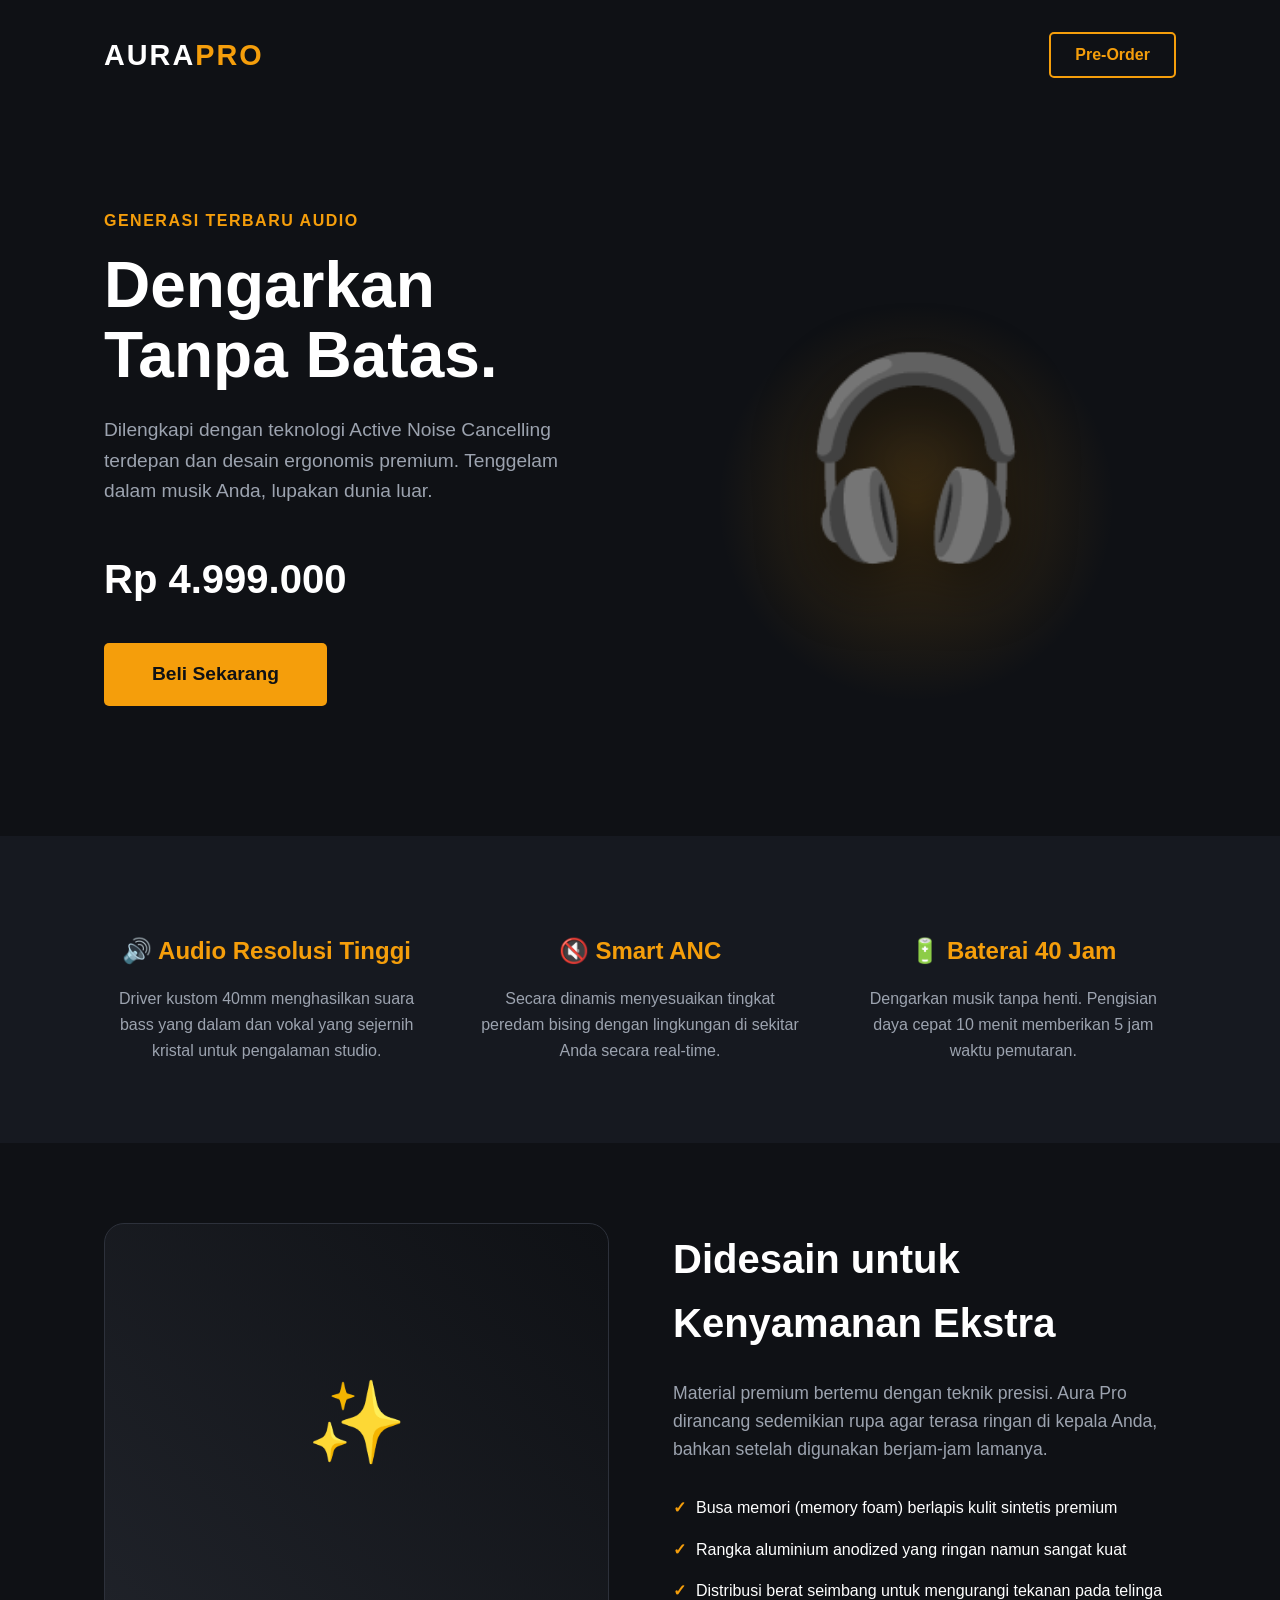
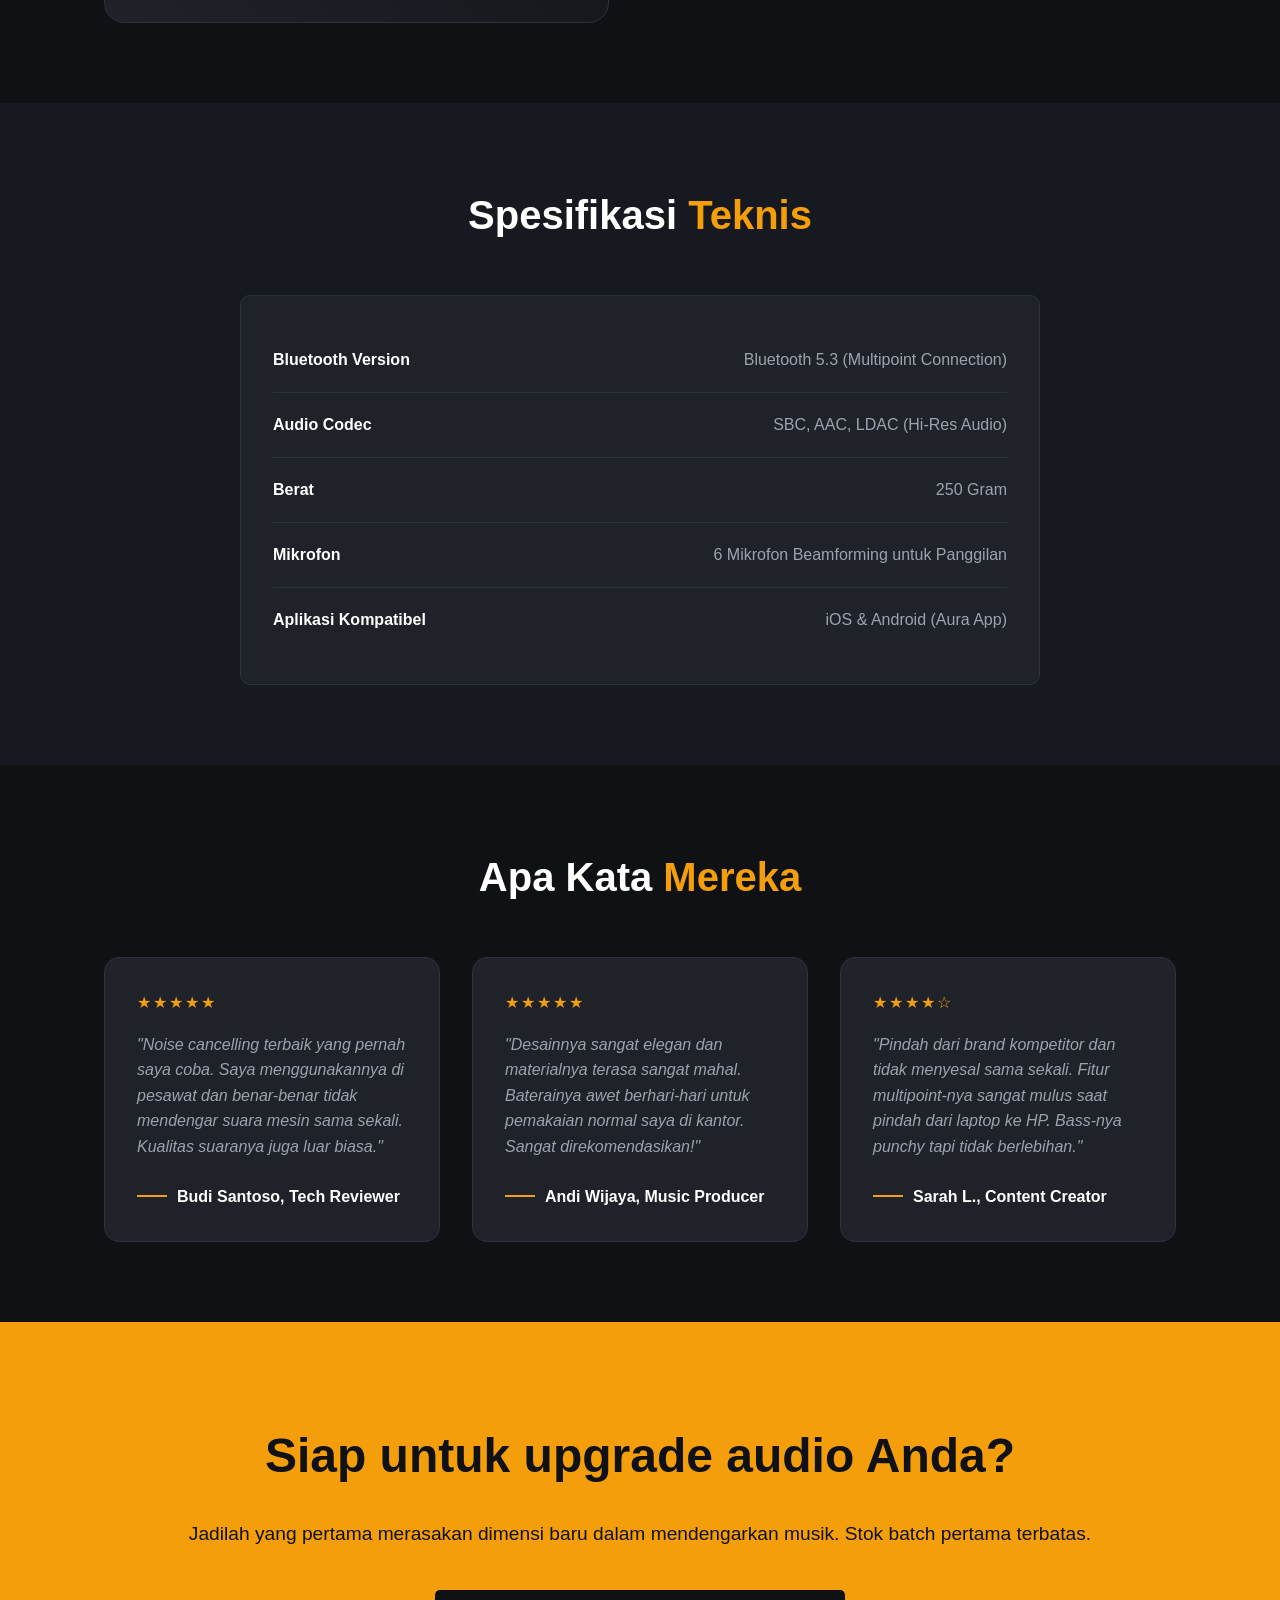
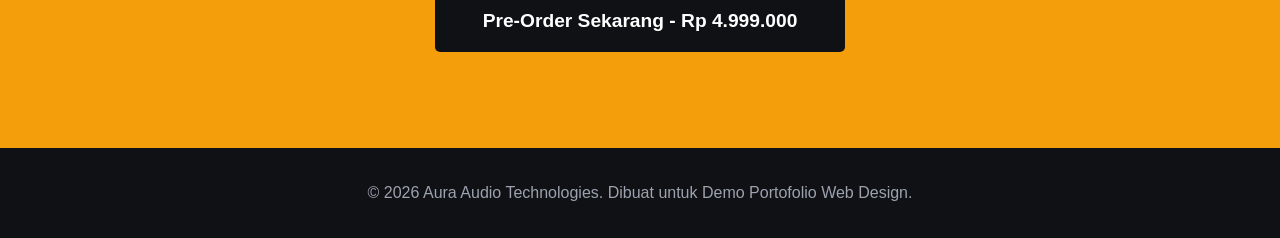
<file: demo/index.html>
<!DOCTYPE html>
<html lang="id">
<head>
    <meta charset="UTF-8">
    <meta name="viewport" content="width=device-width, initial-scale=1.0">
    <title>Aura Pro - Premium Headphones</title>
    <style>
        /* CSS Reset & Variabel */
        * {
            margin: 0;
            padding: 0;
            box-sizing: border-box;
            font-family: 'Helvetica Neue', Arial, sans-serif;
        }

        :root {
            --bg-color: #0f1115;
            --bg-lighter: #161920;
            --text-main: #ffffff;
            --text-muted: #9ca3af;
            --accent-color: #f59e0b; /* Warna Emas/Amber */
            --card-bg: #1f2229;
            --border-color: #2d313b;
        }

        body {
            background-color: var(--bg-color);
            color: var(--text-main);
            line-height: 1.6;
            overflow-x: hidden;
        }

        /* Reusable Classes */
        .container {
            max-width: 1200px;
            margin: 0 auto;
            padding: 5rem 5%;
        }

        .section-title {
            text-align: center;
            font-size: 2.5rem;
            margin-bottom: 3rem;
            color: var(--text-main);
        }

        .section-title span {
            color: var(--accent-color);
        }

        /* Navbar */
        header {
            padding: 2rem 5%;
            display: flex;
            justify-content: space-between;
            align-items: center;
            max-width: 1200px;
            margin: 0 auto;
        }

        .brand {
            font-size: 1.8rem;
            font-weight: 800;
            letter-spacing: 2px;
            text-transform: uppercase;
        }

        .brand span {
            color: var(--accent-color);
        }

        .btn-buy-nav {
            background-color: transparent;
            color: var(--accent-color);
            border: 2px solid var(--accent-color);
            padding: 0.5rem 1.5rem;
            border-radius: 5px;
            text-decoration: none;
            font-weight: bold;
            transition: all 0.3s ease;
        }

        .btn-buy-nav:hover {
            background-color: var(--accent-color);
            color: var(--bg-color);
        }

        /* Hero Section */
        .hero {
            display: flex;
            align-items: center;
            justify-content: space-between;
            max-width: 1200px;
            margin: 2rem auto 4rem;
            padding: 0 5%;
            min-height: 70vh;
        }

        .hero-text {
            flex: 1;
            padding-right: 2rem;
        }

        .tagline {
            color: var(--accent-color);
            font-weight: 600;
            letter-spacing: 1.5px;
            margin-bottom: 1rem;
            display: block;
        }

        .hero-text h1 {
            font-size: 4rem;
            line-height: 1.1;
            margin-bottom: 1.5rem;
        }

        .hero-text p {
            color: var(--text-muted);
            font-size: 1.2rem;
            margin-bottom: 2.5rem;
            max-width: 90%;
        }

        .price {
            font-size: 2.5rem;
            font-weight: bold;
            margin-bottom: 2rem;
            display: block;
        }

        .btn-primary {
            background-color: var(--accent-color);
            color: var(--bg-color);
            padding: 1rem 3rem;
            border-radius: 5px;
            text-decoration: none;
            font-size: 1.2rem;
            font-weight: bold;
            display: inline-block;
            transition: transform 0.3s, box-shadow 0.3s;
        }

        .btn-primary:hover {
            transform: translateY(-5px);
            box-shadow: 0 10px 20px rgba(245, 158, 11, 0.3);
        }

        .hero-image {
            flex: 1;
            display: flex;
            justify-content: center;
            position: relative;
        }

        .glow-circle {
            width: 400px;
            height: 400px;
            background: radial-gradient(circle, rgba(245,158,11,0.2) 0%, rgba(15,17,21,0) 70%);
            border-radius: 50%;
            position: absolute;
            z-index: -1;
        }

        .product-mockup {
            font-size: 12rem;
            animation: float 4s ease-in-out infinite;
            filter: drop-shadow(0 20px 30px rgba(0,0,0,0.5));
        }

        @keyframes float {
            0% { transform: translateY(0px); }
            50% { transform: translateY(-20px); }
            100% { transform: translateY(0px); }
        }

        /* 1. Features Grid Section */
        .features {
            background-color: var(--bg-lighter);
        }

        .features-grid {
            display: grid;
            grid-template-columns: repeat(auto-fit, minmax(250px, 1fr));
            gap: 3rem;
            text-align: center;
        }

        .feature-item h3 {
            font-size: 1.5rem;
            margin: 1rem 0;
            color: var(--accent-color);
        }

        .feature-item p {
            color: var(--text-muted);
        }

        /* 2. Product Showcase Section */
        .showcase {
            display: flex;
            align-items: center;
            gap: 4rem;
        }

        .showcase-image {
            flex: 1;
            background: linear-gradient(45deg, var(--card-bg), var(--bg-color));
            border: 1px solid var(--border-color);
            border-radius: 20px;
            height: 400px;
            display: flex;
            align-items: center;
            justify-content: center;
            font-size: 5rem;
        }

        .showcase-text {
            flex: 1;
        }

        .showcase-text h2 {
            font-size: 2.5rem;
            margin-bottom: 1.5rem;
        }

        .showcase-text p {
            color: var(--text-muted);
            font-size: 1.1rem;
            margin-bottom: 1.5rem;
        }

        .showcase-list {
            list-style: none;
            margin-top: 2rem;
        }

        .showcase-list li {
            margin-bottom: 1rem;
            display: flex;
            align-items: center;
            gap: 10px;
        }

        .showcase-list li::before {
            content: "✓";
            color: var(--accent-color);
            font-weight: bold;
        }

        /* 3. Tech Specs Section */
        .specs {
            background-color: var(--bg-lighter);
        }

        .spec-table {
            max-width: 800px;
            margin: 0 auto;
            background: var(--card-bg);
            border-radius: 10px;
            padding: 2rem;
            border: 1px solid var(--border-color);
        }

        .spec-item {
            display: flex;
            justify-content: space-between;
            padding: 1.2rem 0;
            border-bottom: 1px solid var(--border-color);
        }

        .spec-item:last-child {
            border-bottom: none;
        }

        .spec-name {
            font-weight: bold;
            color: var(--text-main);
        }

        .spec-value {
            color: var(--text-muted);
        }

        /* 4. Testimonials Section */
        .testi-grid {
            display: grid;
            grid-template-columns: repeat(auto-fit, minmax(300px, 1fr));
            gap: 2rem;
        }

        .testi-card {
            background-color: var(--card-bg);
            padding: 2rem;
            border-radius: 15px;
            border: 1px solid var(--border-color);
        }

        .stars {
            color: var(--accent-color);
            margin-bottom: 1rem;
            letter-spacing: 2px;
        }

        .testi-text {
            font-style: italic;
            color: var(--text-muted);
            margin-bottom: 1.5rem;
        }

        .testi-author {
            font-weight: bold;
            display: flex;
            align-items: center;
            gap: 10px;
        }

        .testi-author::before {
            content: "";
            display: inline-block;
            width: 30px;
            height: 2px;
            background-color: var(--accent-color);
        }

        /* 5. Bottom CTA Section */
        .bottom-cta {
            background-color: var(--accent-color);
            color: var(--bg-color);
            text-align: center;
            padding: 6rem 5%;
        }

        .bottom-cta h2 {
            font-size: 3rem;
            margin-bottom: 1.5rem;
            color: var(--bg-color);
        }

        .bottom-cta p {
            font-size: 1.2rem;
            margin-bottom: 2.5rem;
            font-weight: 500;
        }

        .btn-secondary {
            background-color: var(--bg-color);
            color: var(--text-main);
            padding: 1rem 3rem;
            border-radius: 5px;
            text-decoration: none;
            font-size: 1.2rem;
            font-weight: bold;
            display: inline-block;
            transition: transform 0.3s;
        }

        .btn-secondary:hover {
            transform: translateY(-5px);
        }

        /* Footer */
        footer {
            text-align: center;
            padding: 2rem;
            color: var(--text-muted);
            background-color: var(--bg-color);
        }

        /* Responsiveness */
        @media (max-width: 768px) {
            .hero, .showcase {
                flex-direction: column;
                text-align: center;
            }
            .hero-text, .showcase-text {
                padding-right: 0;
                margin-bottom: 3rem;
            }
            .hero-text h1 {
                font-size: 2.8rem;
            }
            .showcase-image {
                width: 100%;
            }
            .showcase-list li {
                justify-content: center;
            }
        }
    </style>
</head>
<body>

    <!-- Navigasi -->
    <header>
        <div class="brand">Aura<span>Pro</span></div>
        <a href="#beli" class="btn-buy-nav">Pre-Order</a>
    </header>

    <!-- Hero Section -->
    <section class="hero">
        <div class="hero-text">
            <span class="tagline">GENERASI TERBARU AUDIO</span>
            <h1>Dengarkan Tanpa Batas.</h1>
            <p>Dilengkapi dengan teknologi Active Noise Cancelling terdepan dan desain ergonomis premium. Tenggelam dalam musik Anda, lupakan dunia luar.</p>
            <span class="price">Rp 4.999.000</span>
            <a href="#beli" class="btn-primary">Beli Sekarang</a>
        </div>
        <div class="hero-image">
            <div class="glow-circle"></div>
            <!-- GANTI EMOJI DI BAWAH DENGAN GAMBAR PRODUK FORMAT PNG TRANSPARAN -->
            <div class="product-mockup">🎧</div>
        </div>
    </section>

    <!-- 1. Features Grid Section -->
    <section class="features">
        <div class="container features-grid">
            <div class="feature-item">
                <h3>🔊 Audio Resolusi Tinggi</h3>
                <p>Driver kustom 40mm menghasilkan suara bass yang dalam dan vokal yang sejernih kristal untuk pengalaman studio.</p>
            </div>
            <div class="feature-item">
                <h3>🔇 Smart ANC</h3>
                <p>Secara dinamis menyesuaikan tingkat peredam bising dengan lingkungan di sekitar Anda secara real-time.</p>
            </div>
            <div class="feature-item">
                <h3>🔋 Baterai 40 Jam</h3>
                <p>Dengarkan musik tanpa henti. Pengisian daya cepat 10 menit memberikan 5 jam waktu pemutaran.</p>
            </div>
        </div>
    </section>

    <!-- 2. Product Showcase Section -->
    <section class="container showcase">
        <div class="showcase-image">
            <!-- GANTI EMOJI DI BAWAH DENGAN GAMBAR DETAIL PRODUK -->
            ✨
        </div>
        <div class="showcase-text">
            <h2>Didesain untuk <span>Kenyamanan</span> Ekstra</h2>
            <p>Material premium bertemu dengan teknik presisi. Aura Pro dirancang sedemikian rupa agar terasa ringan di kepala Anda, bahkan setelah digunakan berjam-jam lamanya.</p>
            <ul class="showcase-list">
                <li>Busa memori (memory foam) berlapis kulit sintetis premium</li>
                <li>Rangka aluminium anodized yang ringan namun sangat kuat</li>
                <li>Distribusi berat seimbang untuk mengurangi tekanan pada telinga</li>
            </ul>
        </div>
    </section>

    <!-- 3. Tech Specs Section -->
    <section class="specs">
        <div class="container">
            <h2 class="section-title">Spesifikasi <span>Teknis</span></h2>
            <div class="spec-table">
                <div class="spec-item">
                    <span class="spec-name">Bluetooth Version</span>
                    <span class="spec-value">Bluetooth 5.3 (Multipoint Connection)</span>
                </div>
                <div class="spec-item">
                    <span class="spec-name">Audio Codec</span>
                    <span class="spec-value">SBC, AAC, LDAC (Hi-Res Audio)</span>
                </div>
                <div class="spec-item">
                    <span class="spec-name">Berat</span>
                    <span class="spec-value">250 Gram</span>
                </div>
                <div class="spec-item">
                    <span class="spec-name">Mikrofon</span>
                    <span class="spec-value">6 Mikrofon Beamforming untuk Panggilan</span>
                </div>
                <div class="spec-item">
                    <span class="spec-name">Aplikasi Kompatibel</span>
                    <span class="spec-value">iOS & Android (Aura App)</span>
                </div>
            </div>
        </div>
    </section>

    <!-- 4. Testimonials Section -->
    <section class="container">
        <h2 class="section-title">Apa Kata <span>Mereka</span></h2>
        <div class="testi-grid">
            <div class="testi-card">
                <div class="stars">★★★★★</div>
                <p class="testi-text">"Noise cancelling terbaik yang pernah saya coba. Saya menggunakannya di pesawat dan benar-benar tidak mendengar suara mesin sama sekali. Kualitas suaranya juga luar biasa."</p>
                <div class="testi-author">Budi Santoso, Tech Reviewer</div>
            </div>
            <div class="testi-card">
                <div class="stars">★★★★★</div>
                <p class="testi-text">"Desainnya sangat elegan dan materialnya terasa sangat mahal. Baterainya awet berhari-hari untuk pemakaian normal saya di kantor. Sangat direkomendasikan!"</p>
                <div class="testi-author">Andi Wijaya, Music Producer</div>
            </div>
            <div class="testi-card">
                <div class="stars">★★★★☆</div>
                <p class="testi-text">"Pindah dari brand kompetitor dan tidak menyesal sama sekali. Fitur multipoint-nya sangat mulus saat pindah dari laptop ke HP. Bass-nya punchy tapi tidak berlebihan."</p>
                <div class="testi-author">Sarah L., Content Creator</div>
            </div>
        </div>
    </section>

    <!-- 5. Bottom CTA Section -->
    <section id="beli" class="bottom-cta">
        <h2>Siap untuk upgrade audio Anda?</h2>
        <p>Jadilah yang pertama merasakan dimensi baru dalam mendengarkan musik. Stok batch pertama terbatas.</p>
        <a href="#" class="btn-secondary">Pre-Order Sekarang - Rp 4.999.000</a>
    </section>

    <!-- Footer -->
    <footer>
        <p>&copy; 2026 Aura Audio Technologies. Dibuat untuk Demo Portofolio Web Design.</p>
    </footer>

</body>
</html>
</file>
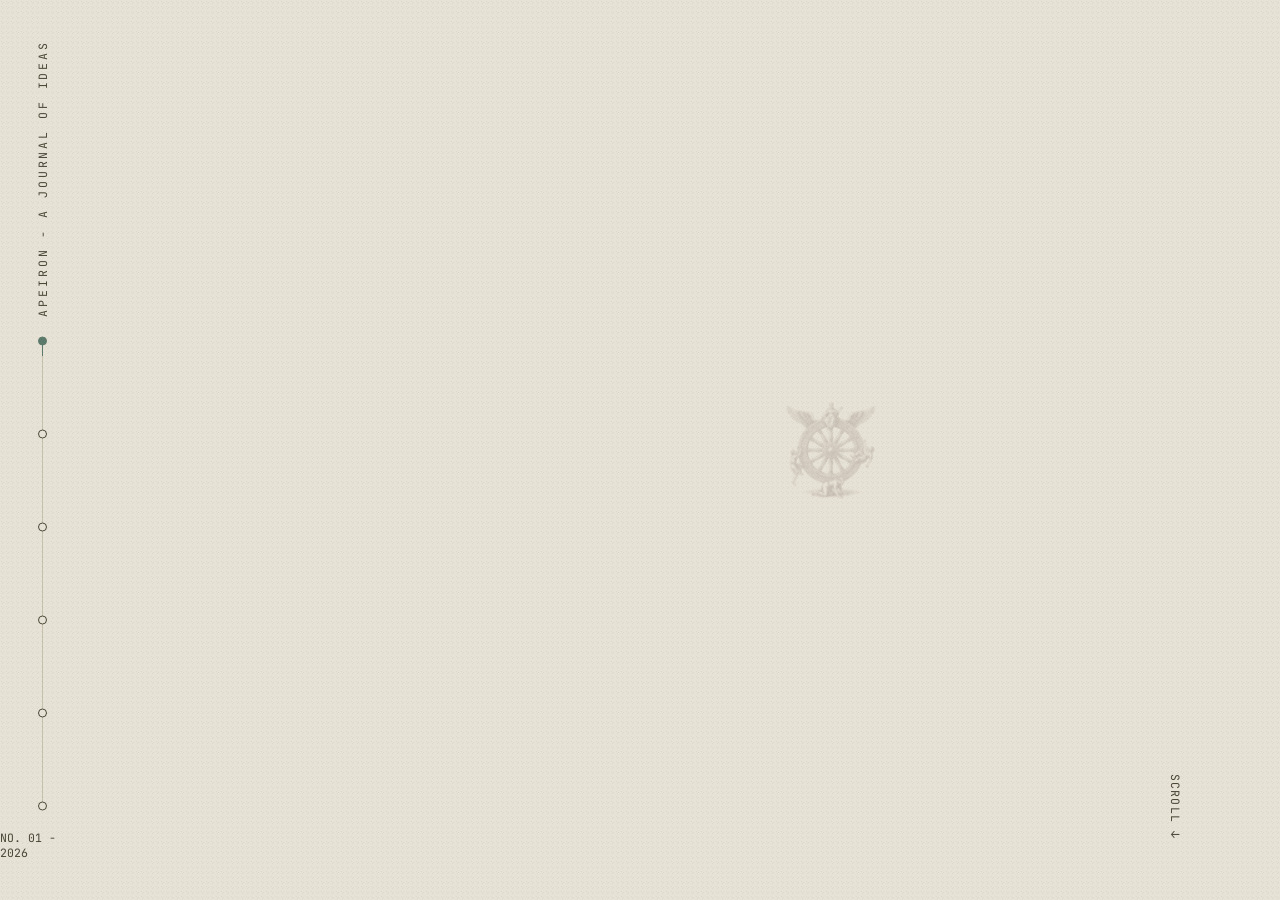
<file: demo/apeiron/index.html>
<!DOCTYPE html>
<html lang="id">
<head>
<meta charset="UTF-8">
<meta name="viewport" content="width=device-width, initial-scale=1.0">
<title>APEIRON - A Journal of Ideas</title>
<link rel="preconnect" href="https://fonts.googleapis.com">
<link rel="preconnect" href="https://fonts.gstatic.com" crossorigin>
<link href="https://fonts.googleapis.com/css2?family=Fraunces:ital,opsz,wght@0,9..144,300;0,9..144,500;1,9..144,400;1,9..144,600&family=Newsreader:ital,wght@0,400;0,500;1,400;1,500&family=JetBrains+Mono:wght@400;500&display=swap" rel="stylesheet">
<link rel="stylesheet" href="styles.css">
</head>
<body class="is-loading">

  <!-- PRELOADER -->
  <div id="preloader">
    <p class="preloader-word">Apeiron</p>
    <div class="preloader-bar"><span id="preloader-fill"></span></div>
    <p id="preloader-count">0%</p>
  </div>

  <!-- SPINE (signature element) -->
  <nav class="spine" aria-hidden="true">
    <span class="spine-title">APEIRON - A JOURNAL OF IDEAS</span>
    <div class="spine-line">
      <div id="spine-fill"></div>
      <div class="spine-marks">
        <span class="spine-mark active" style="top:0%" data-target="hero"></span>
        <span class="spine-mark" style="top:20%" data-target="quote-1"></span>
        <span class="spine-mark" style="top:40%" data-target="manifesto"></span>
        <span class="spine-mark" style="top:60%" data-target="quote-2"></span>
        <span class="spine-mark" style="top:80%" data-target="quote-3"></span>
        <span class="spine-mark" style="top:100%" data-target="colophon"></span>
      </div>
    </div>
    <span class="spine-year">NO. 01 - 2026</span>
  </nav>

  <!-- 01 : HERO -->
  <section class="plate" id="hero">
    <div class="hero-grid">

      <!-- box 1 : hero text -->
      <div class="hero-text">
        <div class="hero-text-top">
          <p class="eyebrow">Volume I - On Presence</p>
          <h1 class="hero-word">Apeiron</h1>
          <p class="hero-sub">A small journal of old thoughts, set down again for a scrolling age.</p>
        </div>
      </div>

      <!-- box 2 : image -->
      <div class="hero-image">
        <img src="img/section1.png" alt="Roda nasib bersayap dengan raja bermahkota di puncak dan sosok-sosok yang naik serta jatuh di sekelilingnya">
      </div>

      <!-- box 3 : scroll cue -->
      <div class="hero-scroll">
        <span class="scroll-cue">Scroll ↓</span>
      </div>

    </div>
  </section>

  <!-- 02 : QUOTE I -->
  <section class="plate quote-plate" id="quote-1">

    <!-- box 1 : image (behind) -->
    <div class="quote-image">
      <img src="img/section2.png" alt="Patung seorang filsuf duduk merenung sambil memegang buku">
    </div>

    <!-- box 2 : quote card (in front, menimpa box 1) -->
    <div class="quote-card">
      <p class="quote-num">01</p>
      <blockquote>Engkau memiliki kuasa atas pikiranmu - bukan atas peristiwa di luar. Sadari ini, dan engkau akan menemukan kekuatan.</blockquote>
      <p class="attribution"><span>Marcus Aurelius</span> - Meditations</p>
    </div>

  </section>

  <!-- 03 : MANIFESTO -->
  <section class="plate deep" id="manifesto">
    <div class="manifesto-stack">

      <!-- box 1 : image -->
      <div class="manifesto-image">
        <img src="img/section3.png" alt="Prasasti batu berukir jam pasir, topeng Medusa, dan burung hantu, dikelilingi gulungan naskah kuno">
      </div>

      <!-- box 2 : text -->
      <div class="measure">
        <p class="manifesto-body">Kebanyakan nasihat cepat usang. Baris-baris ini tidak. Kami cetak ulang di sini, apa adanya, sebab satu kalimat yang baik masih mengerjakan apa yang tak mampu dilakukan seribu kalimat baru.</p>
      </div>

    </div>
  </section>

  <!-- 04 : QUOTE II -->
  <section class="plate quote-split" id="quote-2">

    <!-- box 1 : text -->
    <div class="measure">
      <p class="quote-num">02</p>
      <blockquote>Kita lebih sering menderita dalam bayangan daripada dalam kenyataan.</blockquote>
      <p class="attribution QuoteII"><span>Seneca</span> - Letters from a Stoic</p>
    </div>

    <!-- box 2 : image, mepet atas/bawah/kanan -->
    <div class="quote-split-image">
      <img src="img/section4.jpg" alt="Perempuan bermata tertutup memegang jimat bercahaya di antara reruntuhan kuil pada malam berbulan sabit">
    </div>

  </section>

  <!-- 05 : QUOTE III -->
  <section class="plate deep quote-pair" id="quote-3">

    <!-- box 1 : image -->
    <div class="quote-pair-image">
      <img src="img/section5.jpg" alt="Perempuan bermata tertutup duduk gelisah di atas batu, dikelilingi jam pasir, arloji, dan aliran sungai">
    </div>

    <!-- box 2 : text -->
    <div class="measure">
      <p class="quote-num">03</p>
      <blockquote>Tak seorang pun pernah menginjak sungai yang sama dua kali.</blockquote>
      <p class="attribution"><span>Heraclitus</span> - Fragmen</p>
    </div>

  </section>

  <!-- 06 : COLOPHON -->
  <section class="plate" id="colophon">
    <p class="closing-line">Bacalah perlahan. Itu satu-satunya metode.</p>
    <div class="footer-row">
      <span>Apeiron - Edisi No. 01</span>
      <span>Fraunces &amp; Newsreader &amp; JetBrains Mono</span>
      <span>Demos by Viery</span>
    </div>
  </section>

  <script src="https://cdnjs.cloudflare.com/ajax/libs/gsap/3.12.5/gsap.min.js"></script>
  <script src="script.js"></script>
</body>
</html>
</file>
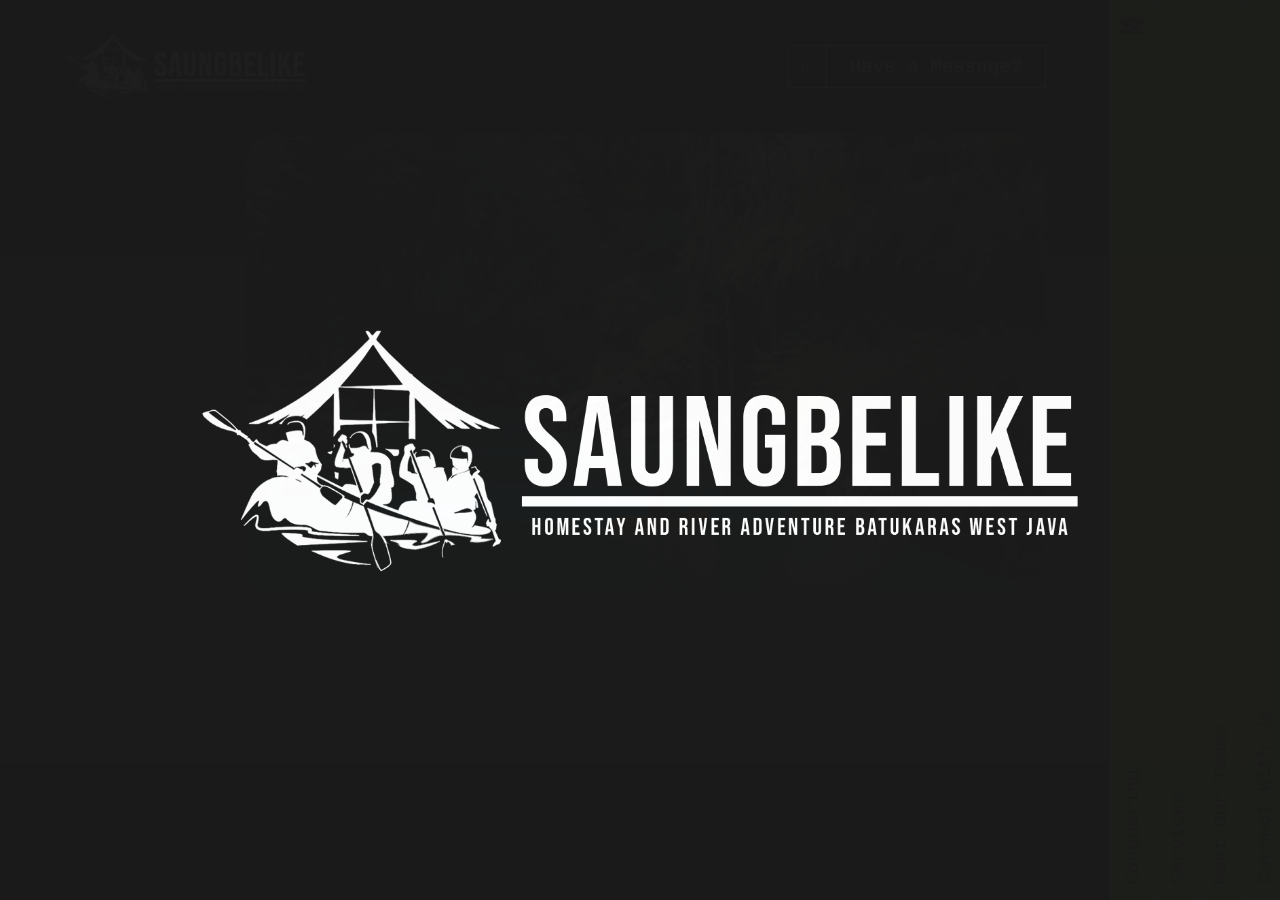
<file: demo/sbl/index.html>
<!DOCTYPE html>
<html lang="en">
<head>
    <meta charset="UTF-8">
    <meta name="viewport" content="width=device-width, initial-scale=1.0">
    <title>Saungbelike</title>
</head>
<body>
    <script>
        function getSystemLanguage() {
        const systemLanguage = navigator.language || navigator.userLanguage;
        const primaryLanguage = systemLanguage.split('-')[0];
        return primaryLanguage;
        }
        function redirectToLanguagePage(primaryLanguage) {
        let languageCode = 'en';
        if (primaryLanguage === 'id') {
            languageCode = 'en';
        }
        const redirectUrl = `https://v1ery.github.io/demo/sbl/${languageCode}/`;
        window.location.href = redirectUrl;
        }
        const userLanguage = getSystemLanguage();
        redirectToLanguagePage(userLanguage);
    </script>
</body>
</html>
</file>
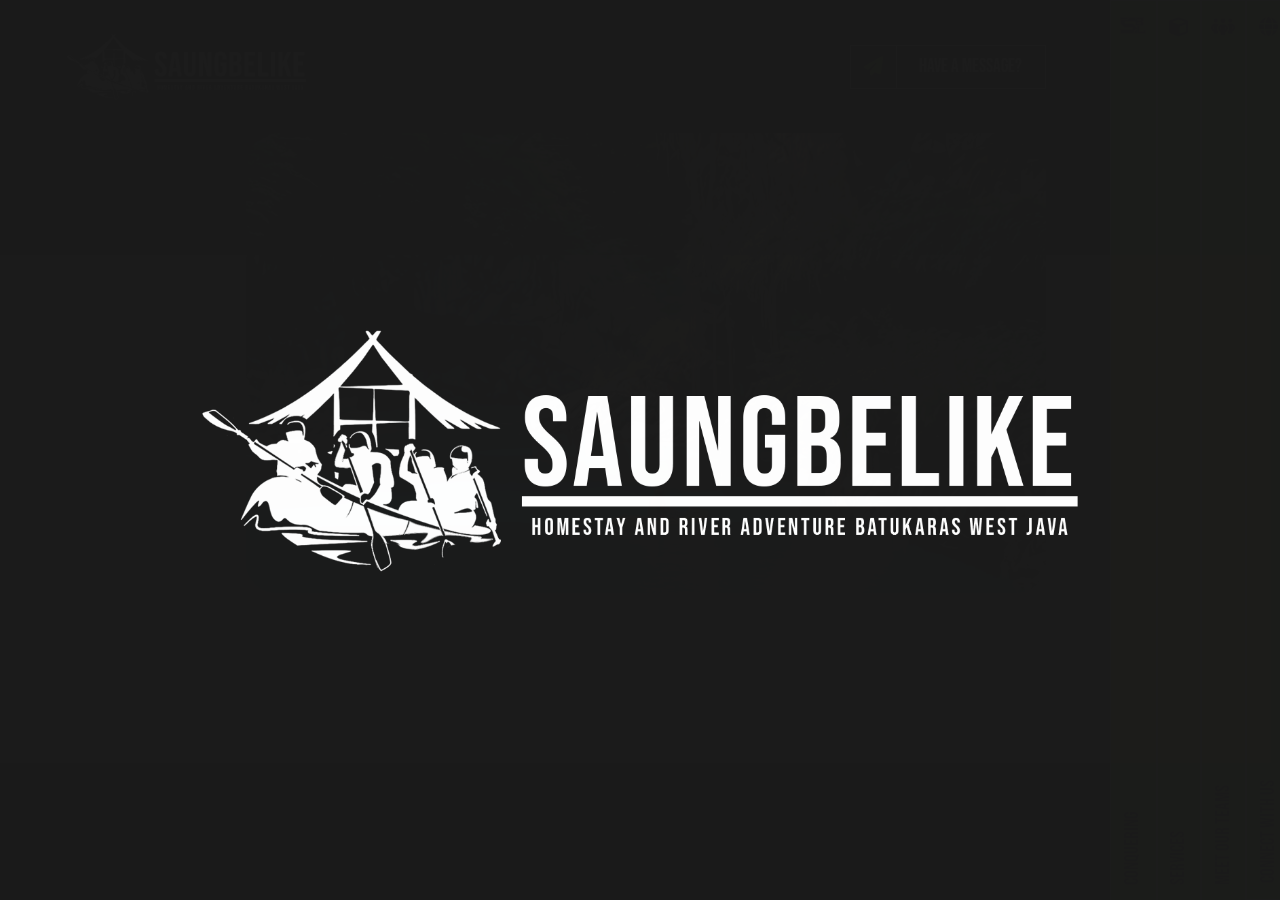
<file: demo/sbl/en/index.html>
<!DOCTYPE html>
<html lang="en">
<head>
    <meta charset="UTF-8">
    <meta name="viewport" content="width=device-width, initial-scale=1.0">
    <link rel="icon" href="https://v1ery.github.io/demo/sbl/assets/img/icon.ico" type="image/x-icon">
    <title>Saungbelike - River Adventure</title>
    <link rel="stylesheet" href="https://v1ery.github.io/demo/sbl/assets/css/main.css">
    <link rel="stylesheet" href="https://cdn.jsdelivr.net/npm/swiper@11/swiper-bundle.min.css" />
    <link rel="stylesheet" href="https://cdnjs.cloudflare.com/ajax/libs/font-awesome/6.5.2/css/all.min.css" integrity="sha512-SnH5WK+bZxgPHs44uWIX+LLJAJ9/2PkPKZ5QiAj6Ta86w+fsb2TkcmfRyVX3pBnMFcV7oQPJkl9QevSCWr3W6A==" crossorigin="anonymous" referrerpolicy="no-referrer" />
    <link rel="stylesheet" href="https://cdnjs.cloudflare.com/ajax/libs/font-awesome/4.7.0/css/font-awesome.css" integrity="sha512-5A8nwdMOWrSz20fDsjczgUidUBR8liPYU+WymTZP1lmY9G6Oc7HlZv156XqnsgNUzTyMefFTcsFH/tnJE/+xBg==" crossorigin="anonymous" referrerpolicy="no-referrer" />
</head>
<body data-barba="wrapper">
    <div class="loader-container">
        <img src="https://v1ery.github.io/demo/sbl/assets/img/logo.webp" draggable="false" class="loadLogo">
    </div>

    <div class="tabAlert">
        <h1><span>Set Landscape Orientation</span></h1>
        <p>Please use Landscape Orientation if you are using Tablet</p>
    </div>
    

<main data-barba="container" data-barba-namespace="home-section">
    <section class="mainContainer">
        <div class="mainContent">
            <div class="mCtop">
                <div class="mCtopL">
                    <img src="https://v1ery.github.io/demo/sbl/assets/img/logo.webp" alt="Saungbelike" draggable="false">
                </div>
                
                <div class="mCtopR">
                    <div class="mCtopRmail">
                        <a href="https://wa.me/1234567890" target="_blank">
                            <div class="mailIco">
                                <i class="fa-solid fa-paper-plane"></i>
                            </div>
                            <div class="mailTxt">
                                <span>Have a Message?</span>
                            </div>
                        </a>
                    </div>
                </div>
            </div>

            <div class="mCmid">
                <div class="mCmidHero">
                    <div class="heroHeader">
                        <h1 class="h1">W</h1>
                        <h1 class="h1">E</h1>
                        <h1 class="h1">L</h1>
                        <h1 class="h1">C</h1>
                        <h1 class="h1">O</h1>
                        <h1 class="h1">M</h1>
                        <h1 class="h1">E</h1>
                        <h1 class="h1">&nbsp;</h1>
                        <h1 class="h1">T</h1>
                        <h1 class="h1">O</h1>
                    </div>
                    <div class="heroHeader">
                        <h1 class="h1 tStroke">S</h1>
                        <h1 class="h1 tStroke">A</h1>
                        <h1 class="h1 tStroke">U</h1>
                        <h1 class="h1 tStroke">N</h1>
                        <h1 class="h1 tStroke">G</h1>
                        <h1 class="h1"><span>B</span></h1>
                        <h1 class="h1"><span>E</span></h1>
                        <h1 class="h1"><span>L</span></h1>
                        <h1 class="h1"><span>I</span></h1>
                        <h1 class="h1"><span>K</span></h1>
                        <h1 class="h1"><span>E</span></h1>
                    </div>
                    <h2 class="faded">Homestay And River Adventure <span>Batukaras</span></h2>
                    <button class="actBtn faded"><a href="mailto:hello@sbl.com">Contact Us</a></button>
                </div>
                <div class="mCmidImg">
                    <img src="https://v1ery.github.io/demo/sbl/assets/img/main2.webp" draggable="false">
                </div>
            </div>
        </div>

        <div class="mainNav">
            <div class="mNContainer mobileMenu">
                <a><span><i class="fa-solid fa-caret-left"></i></span>&nbsp;Menu&nbsp; <span><i class="fa-solid fa-caret-right"></i></span></a>
            </div>
            <div class="mNContainer mNAbout aboutX mmClasses">
                <a href="https://v1ery.github.io/demo/sbl/en/about" class="asd">
                    <div class="mNCico"><img src="https://v1ery.github.io/demo/sbl/assets/img/SBL.webp" draggable="false"></div>
                    <div class="mNCtxt">Conquering</div>
                </a>
            </div>
            <div class="mNContainer mNServices servicesX mmClasses">
                <a href="https://v1ery.github.io/demo/sbl/en/services">
                    <div class="mNCico"><i class="fa-solid fa-cube"></i></div>
                    <div class="mNCtxt">Services</div>
                </a>
            </div>
            <div class="mNContainer mNTeams teamsX mmClasses">
                <a href="https://v1ery.github.io/demo/sbl/en/teams">
                    <div class="mNCico"><i class="fa-solid fa-people-group"></i></div>
                    <div class="mNCtxt">Meet&nbsp;Our&nbsp;Teams</div>
                </a>
            </div>
            <div class="mNContainer mNContact contactX mmClasses">
                <a href="https://v1ery.github.io/demo/sbl/en/contact">
                    <div class="mNCico"><i class="fa-solid fa-globe"></i></div>
                    <div class="mNCtxt">Connect&nbsp;With&nbsp;Us</div>
                </a>
            </div>
        </div>
    </section>
</main>
    <script src="https://cdn.jsdelivr.net/npm/swiper@11/swiper-bundle.min.js"></script>
<script src="https://code.jquery.com/jquery-3.7.1.min.js" integrity="sha256-/JqT3SQfawRcv/BIHPThkBvs0OEvtFFmqPF/lYI/Cxo=" crossorigin="anonymous"></script>
<script src="https://v1ery.github.io/demo/sbl/assets/js/main.js"></script>
<script src="https://v1ery.github.io/demo/sbl/assets/js/gsap.min.js"></script>
<script src="https://v1ery.github.io/demo/sbl/assets/js/barba.min.js"></script>
<script>
    var _0x5ca587=_0x4677;(function(_0x55787a,_0x184fbd){var _0xef66c8=_0x4677,_0x1dc570=_0x55787a();while(!![]){try{var _0x3eda8a=parseInt(_0xef66c8(0x1ba))/0x1*(-parseInt(_0xef66c8(0x1bd))/0x2)+-parseInt(_0xef66c8(0x1c4))/0x3+-parseInt(_0xef66c8(0x1bf))/0x4*(parseInt(_0xef66c8(0x1b1))/0x5)+parseInt(_0xef66c8(0x1b5))/0x6*(-parseInt(_0xef66c8(0x1bb))/0x7)+parseInt(_0xef66c8(0x1b9))/0x8*(parseInt(_0xef66c8(0x1c3))/0x9)+-parseInt(_0xef66c8(0x1b4))/0xa*(-parseInt(_0xef66c8(0x1b6))/0xb)+parseInt(_0xef66c8(0x1bc))/0xc*(parseInt(_0xef66c8(0x1c1))/0xd);if(_0x3eda8a===_0x184fbd)break;else _0x1dc570['push'](_0x1dc570['shift']());}catch(_0x36f950){_0x1dc570['push'](_0x1dc570['shift']());}}}(_0x5aeb,0xd46e0),gsap['to'](_0x5ca587(0x1b2),{'duration':0x1,'opacity':0x1,'stagger':0.02,'ease':_0x5ca587(0x1be),'delay':1.5,'y':0x0}),gsap['to'](_0x5ca587(0x1b8),{'duration':0x1,'opacity':0x1,'ease':_0x5ca587(0x1c2),'delay':1.5}));function _0x4677(_0x30fd00,_0x58345c){var _0x5aebf9=_0x5aeb();return _0x4677=function(_0x46771f,_0x2e92bb){_0x46771f=_0x46771f-0x1b1;var _0xccb827=_0x5aebf9[_0x46771f];return _0xccb827;},_0x4677(_0x30fd00,_0x58345c);}function _0x5aeb(){var _0x44fa05=['330130RXMAIA','Expo.easeOut','4XRHBQX','pathname','793ZAeqeo','Expo.easeInOut','15264JwXCnS','2603652quhQTU','1143810TzBYzR','.h1','/404','10790GBLMeE','18vriOKI','14564HDuUrL','href','.faded','5080edPFZx','5oYoDrC','923293uauhFR','134208fUpcwo'];_0x5aeb=function(){return _0x44fa05;};return _0x5aeb();}window['location'][_0x5ca587(0x1c0)]===_0x5ca587(0x1b3)&&(window['location'][_0x5ca587(0x1b7)]='/');

    if(window.addEventListener("load",function(){1===performance.navigation.type&&(window.location.href="https://v1ery.github.io/demo/sbl/en/")}),600>=$(window).width()){var e=$(window).height(),i=$(".mobileMenu").height(),t=e-i;gsap.to(".mainNav",{y:t})}

</script>
</body>
</html>
</file>
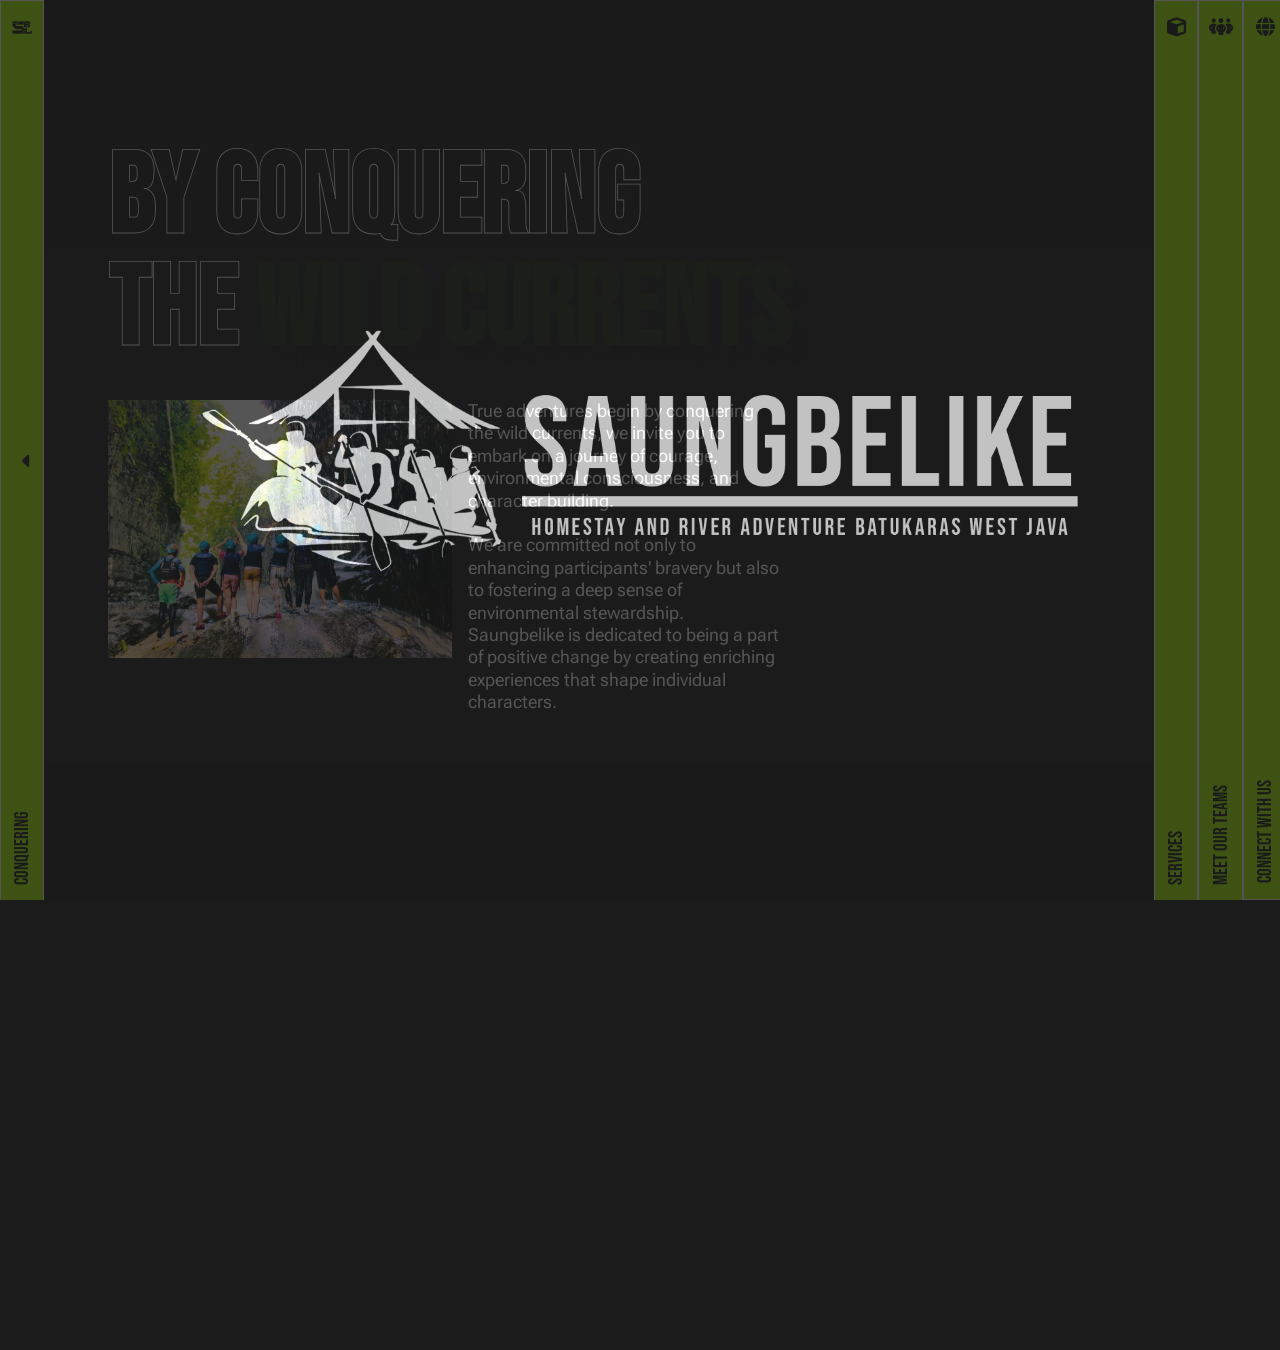
<file: demo/sbl/en/about.html>
<!DOCTYPE html>
<html lang="en">
<head>
    <meta charset="UTF-8">
    <meta name="viewport" content="width=device-width, initial-scale=1.0">
    <link rel="icon" href="https://v1ery.github.io/demo/sbl/assets/img/icon.ico" type="image/x-icon">
    <title>Let's Conquer!- River Adventure</title>
    <link rel="stylesheet" href="https://v1ery.github.io/demo/sbl/assets/css/main.css">
    <link rel="stylesheet" href="https://cdn.jsdelivr.net/npm/swiper@11/swiper-bundle.min.css" />
    <link rel="stylesheet" href="https://cdnjs.cloudflare.com/ajax/libs/font-awesome/6.5.2/css/all.min.css" integrity="sha512-SnH5WK+bZxgPHs44uWIX+LLJAJ9/2PkPKZ5QiAj6Ta86w+fsb2TkcmfRyVX3pBnMFcV7oQPJkl9QevSCWr3W6A==" crossorigin="anonymous" referrerpolicy="no-referrer" />
    <link rel="stylesheet" href="https://cdnjs.cloudflare.com/ajax/libs/font-awesome/4.7.0/css/font-awesome.css" integrity="sha512-5A8nwdMOWrSz20fDsjczgUidUBR8liPYU+WymTZP1lmY9G6Oc7HlZv156XqnsgNUzTyMefFTcsFH/tnJE/+xBg==" crossorigin="anonymous" referrerpolicy="no-referrer" />
</head>
<body data-barba="wrapper">
    <div class="loader-container">
        <img src="https://v1ery.github.io/demo/sbl/assets/img/logo.webp" draggable="false" class="loadLogo">
    </div>

    <div class="tabAlert">
        <h1><span>Set Landscape Orientation</span></h1>
        <p>Please use Landscape Orientation if you are using Tablet</p>
    </div>
    

<main data-barba="container" data-barba-namespace="about-section">
    <section class="mainContainer">
        <div class="mNContainer mNAbout mNAboutT">
            <a href="https://v1ery.github.io/demo/sbl/en/">
                <div class="mNCico"><img src="https://v1ery.github.io/demo/sbl/assets/img/SBL.webp" draggable="false"></div>
                <div class="btH"><i class="fa-solid fa-caret-up"></i></div>
                <div class="btHW"><i class="fa-solid fa-caret-left"></i></div>
                <div class="mNCtxt">Conquering</div>
            </a>
        </div>

        <div class="mainContent">
            <div class="mCaboutTop">
                <div class="showMobile">
                    <div class="heroHeader">
                        <h1 class="h1">B</h1>
                        <h1 class="h1">E</h1>
                        <h1 class="h1">G</h1>
                        <h1 class="h1">I</h1>
                        <h1 class="h1">N</h1>
                        <h1 class="h1">&nbsp;</h1>
                        <h1 class="h1">Y</h1>
                        <h1 class="h1">O</h1>
                        <h1 class="h1">U</h1>
                        <h1 class="h1">R</h1>
                    </div>
                    <div class="heroHeader">
                        <h1>Journeys <span class="tStroke">By</span></h1>
                    </div>
                    <div class="heroHeader">
                        <h1><span class="tStroke">Conquering The</span></h1>
                    </div>
                    <div class="heroHeader">
                        <h1><span class="tShadow faded">Wild Currents</span></h1>
                    </div>
                </div>

                <div class="hideMobile thisDesktopHide">
                    <div class="heroHeader">
                        <h1 class="h1">B</h1>
                        <h1 class="h1">E</h1>
                        <h1 class="h1">G</h1>
                        <h1 class="h1">I</h1>
                        <h1 class="h1">N</h1>
                        <h1 class="h1">&nbsp;</h1>
                        <h1 class="h1">Y</h1>
                        <h1 class="h1">O</h1>
                        <h1 class="h1">U</h1>
                        <h1 class="h1">R</h1>
                        <h1 class="h1">&nbsp;</h1>
                        <h1 class="h1">J</h1>
                        <h1 class="h1">O</h1>
                        <h1 class="h1">U</h1>
                        <h1 class="h1">R</h1>
                        <h1 class="h1">N</h1>
                        <h1 class="h1">E</h1>
                        <h1 class="h1">Y</h1>
                        <h1 class="h1">S</h1>
                    </div>
                    <div class="heroHeader">
                        <h1><span class="tStroke">By Conquering The</span> <span class="tShadow hideMobile faded">Wild Currents</span></h1>
                    </div>
                </div>

                <div class="thisDesktop">
                    <div class="heroHeader">
                        <h1 class="h1">B</h1>
                        <h1 class="h1">E</h1>
                        <h1 class="h1">G</h1>
                        <h1 class="h1">I</h1>
                        <h1 class="h1">N</h1>
                        <h1 class="h1">&nbsp;</h1>
                        <h1 class="h1">Y</h1>
                        <h1 class="h1">O</h1>
                        <h1 class="h1">U</h1>
                        <h1 class="h1">R</h1>
                        <h1 class="h1">&nbsp;</h1>
                        <h1 class="h1">J</h1>
                        <h1 class="h1">O</h1>
                        <h1 class="h1">U</h1>
                        <h1 class="h1">R</h1>
                        <h1 class="h1">N</h1>
                        <h1 class="h1">E</h1>
                        <h1 class="h1">Y</h1>
                        <h1 class="h1">S</h1>
                    </div>
                    <div class="heroHeader">
                        <h1><span class="tStroke">By Conquering<br>The</span> <span class="tShadow hideMobile faded">Wild Currents</span></h1>
                    </div>
                </div>
                
            </div>

            <div class="mCaboutBot">
                <div class="mCaBcontainer">
                    <div class="mcabImg">
                        <img src="https://v1ery.github.io/demo/sbl/assets/img/main3.webp" draggable="false">
                    </div>

                    <div class="mcabParag">
                        <p>
                            True adventures begin by conquering the wild currents, we invite you to embark on a journey of courage, environmental consciousness, and character building.<br><br>
                            We are committed not only to enhancing participants' bravery but also to fostering a deep sense of environmental stewardship. Saungbelike is dedicated to being a part of positive change by creating enriching experiences that shape individual characters.
                        </p>
                    </div>

                    <div class="mcabVid">
                        <video muted loop>
                            <source src="https://v1ery.github.io/demo/sbl/assets/img/Out_2.mp4" type="video/mp4">
                        </video>
                    </div>
                </div>
            </div>
        </div>

        <div class="mainNav mainNavB">
            <div class="mNContainer mobileMenu">
                <a><span><i class="fa-solid fa-caret-left"></i></span>&nbsp;Menu&nbsp; <span><i class="fa-solid fa-caret-right"></i></span></a>
            </div>
            <div class="mNContainer mNServices servicesX mmClasses">
                <a href="https://v1ery.github.io/demo/sbl/en/services">
                    <div class="mNCico"><i class="fa-solid fa-cube"></i></div>
                    <div class="mNCtxt">Services</div>
                </a>
            </div>
            <div class="mNContainer mNTeams teamsX mmClasses">
                <a href="https://v1ery.github.io/demo/sbl/en/teams">
                    <div class="mNCico"><i class="fa-solid fa-people-group"></i></div>
                    <div class="mNCtxt">Meet&nbsp;Our&nbsp;Teams</div>
                </a>
            </div>
            <div class="mNContainer mNContact contactX mmClasses">
                <a href="https://v1ery.github.io/demo/sbl/en/contact">
                    <div class="mNCico"><i class="fa-solid fa-globe"></i></div>
                    <div class="mNCtxt">Connect&nbsp;With&nbsp;Us</div>
                </a>
            </div>
        </div>
    </section>
</main>
    <script src="https://cdn.jsdelivr.net/npm/swiper@11/swiper-bundle.min.js"></script>
<script src="https://code.jquery.com/jquery-3.7.1.min.js" integrity="sha256-/JqT3SQfawRcv/BIHPThkBvs0OEvtFFmqPF/lYI/Cxo=" crossorigin="anonymous"></script>
<script src="https://v1ery.github.io/demo/sbl/assets/js/main.js"></script>
<script src="https://v1ery.github.io/demo/sbl/assets/js/gsap.min.js"></script>
<script src="https://v1ery.github.io/demo/sbl/assets/js/barba.min.js"></script>
<script>
    var _0x5ca587=_0x4677;(function(_0x55787a,_0x184fbd){var _0xef66c8=_0x4677,_0x1dc570=_0x55787a();while(!![]){try{var _0x3eda8a=parseInt(_0xef66c8(0x1ba))/0x1*(-parseInt(_0xef66c8(0x1bd))/0x2)+-parseInt(_0xef66c8(0x1c4))/0x3+-parseInt(_0xef66c8(0x1bf))/0x4*(parseInt(_0xef66c8(0x1b1))/0x5)+parseInt(_0xef66c8(0x1b5))/0x6*(-parseInt(_0xef66c8(0x1bb))/0x7)+parseInt(_0xef66c8(0x1b9))/0x8*(parseInt(_0xef66c8(0x1c3))/0x9)+-parseInt(_0xef66c8(0x1b4))/0xa*(-parseInt(_0xef66c8(0x1b6))/0xb)+parseInt(_0xef66c8(0x1bc))/0xc*(parseInt(_0xef66c8(0x1c1))/0xd);if(_0x3eda8a===_0x184fbd)break;else _0x1dc570['push'](_0x1dc570['shift']());}catch(_0x36f950){_0x1dc570['push'](_0x1dc570['shift']());}}}(_0x5aeb,0xd46e0),gsap['to'](_0x5ca587(0x1b2),{'duration':0x1,'opacity':0x1,'stagger':0.02,'ease':_0x5ca587(0x1be),'delay':1.5,'y':0x0}),gsap['to'](_0x5ca587(0x1b8),{'duration':0x1,'opacity':0x1,'ease':_0x5ca587(0x1c2),'delay':1.5}));function _0x4677(_0x30fd00,_0x58345c){var _0x5aebf9=_0x5aeb();return _0x4677=function(_0x46771f,_0x2e92bb){_0x46771f=_0x46771f-0x1b1;var _0xccb827=_0x5aebf9[_0x46771f];return _0xccb827;},_0x4677(_0x30fd00,_0x58345c);}function _0x5aeb(){var _0x44fa05=['330130RXMAIA','Expo.easeOut','4XRHBQX','pathname','793ZAeqeo','Expo.easeInOut','15264JwXCnS','2603652quhQTU','1143810TzBYzR','.h1','/404','10790GBLMeE','18vriOKI','14564HDuUrL','href','.faded','5080edPFZx','5oYoDrC','923293uauhFR','134208fUpcwo'];_0x5aeb=function(){return _0x44fa05;};return _0x5aeb();}window['location'][_0x5ca587(0x1c0)]===_0x5ca587(0x1b3)&&(window['location'][_0x5ca587(0x1b7)]='/');

    if(window.addEventListener("load",function(){1===performance.navigation.type&&(window.location.href="https://v1ery.github.io/demo/sbl/en/")}),600>=$(window).width()){var e=$(window).height(),i=$(".mobileMenu").height(),t=e-i;gsap.to(".mainNav",{y:t})}

</script>
</body>
</html>
</file>
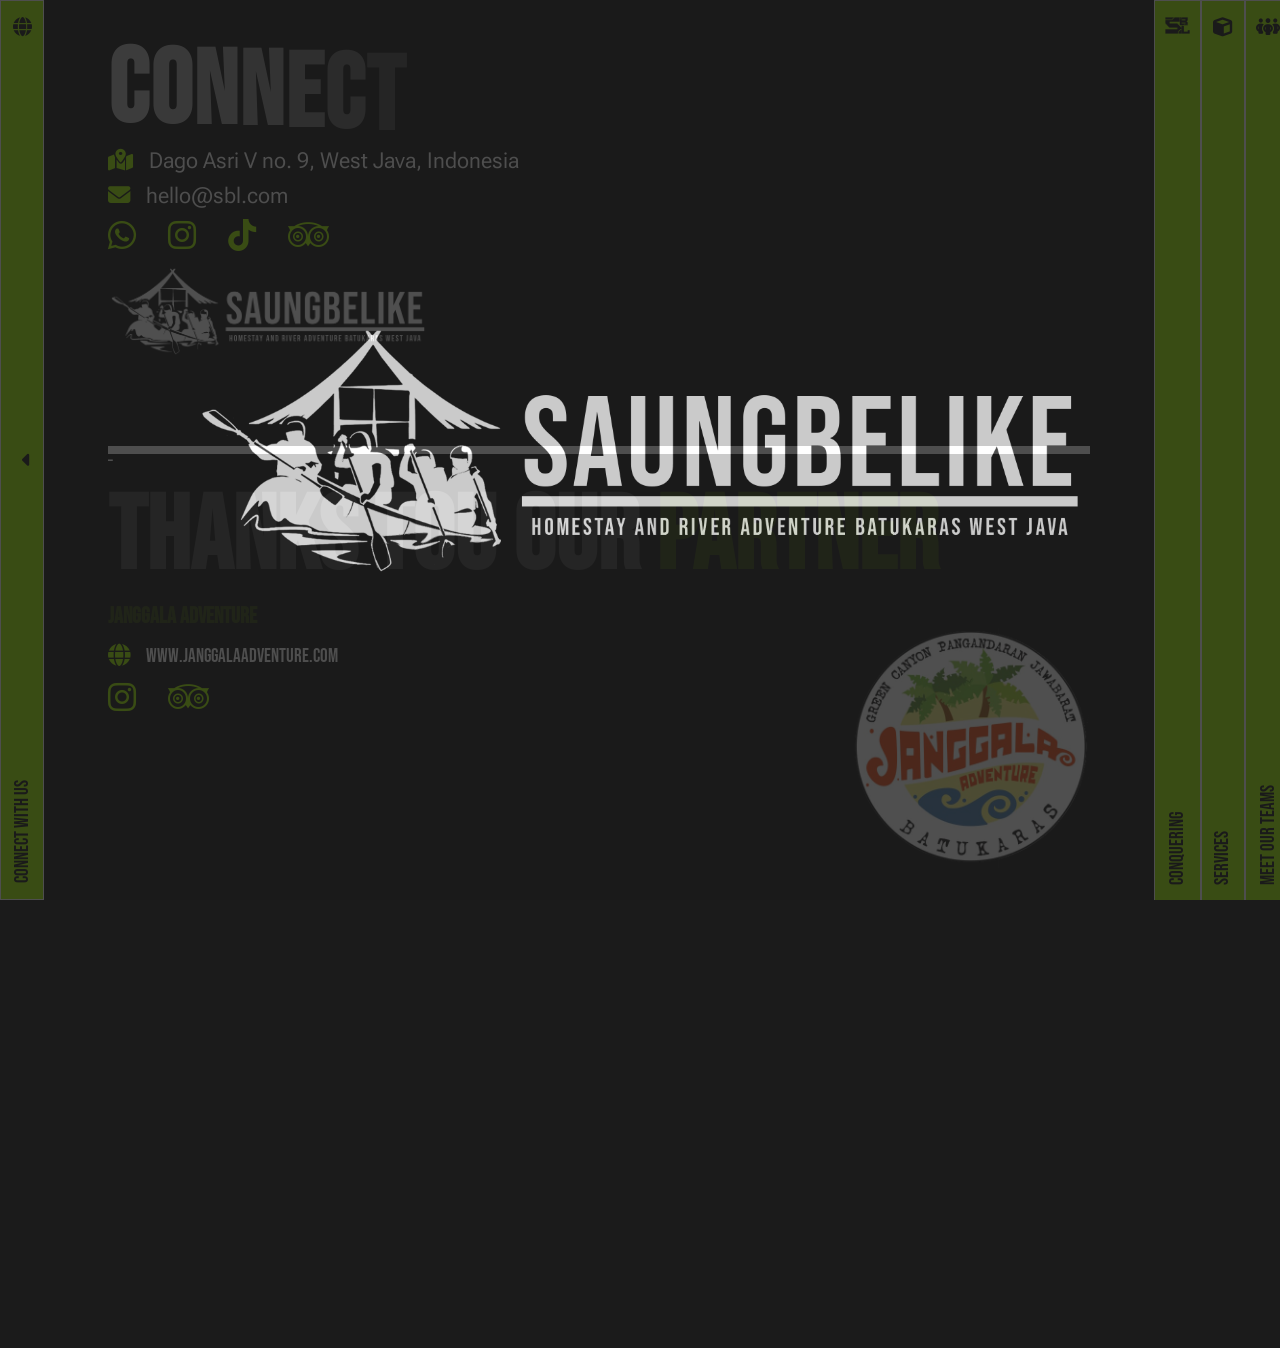
<file: demo/sbl/en/contact.html>
<!DOCTYPE html>
<html lang="en">
<head>
    <meta charset="UTF-8">
    <meta name="viewport" content="width=device-width, initial-scale=1.0">
    <link rel="icon" href="https://v1ery.github.io/demo/sbl/assets/img/icon.ico" type="image/x-icon">
    <title>Connect With Us - River Adventure</title>
    <link rel="stylesheet" href="https://v1ery.github.io/demo/sbl/assets/css/main.css">
    <link rel="stylesheet" href="https://cdn.jsdelivr.net/npm/swiper@11/swiper-bundle.min.css" />
    <link rel="stylesheet" href="https://cdnjs.cloudflare.com/ajax/libs/font-awesome/6.5.2/css/all.min.css" integrity="sha512-SnH5WK+bZxgPHs44uWIX+LLJAJ9/2PkPKZ5QiAj6Ta86w+fsb2TkcmfRyVX3pBnMFcV7oQPJkl9QevSCWr3W6A==" crossorigin="anonymous" referrerpolicy="no-referrer" />
    <link rel="stylesheet" href="https://cdnjs.cloudflare.com/ajax/libs/font-awesome/4.7.0/css/font-awesome.css" integrity="sha512-5A8nwdMOWrSz20fDsjczgUidUBR8liPYU+WymTZP1lmY9G6Oc7HlZv156XqnsgNUzTyMefFTcsFH/tnJE/+xBg==" crossorigin="anonymous" referrerpolicy="no-referrer" />
</head>
<body data-barba="wrapper">
    <div class="loader-container">
        <img src="https://v1ery.github.io/demo/sbl/assets/img/logo.webp" draggable="false" class="loadLogo">
    </div>

    <div class="tabAlert">
        <h1><span>Set Landscape Orientation</span></h1>
        <p>Please use Landscape Orientation if you are using Tablet</p>
    </div>
    

<main data-barba="container" data-barba-namespace="about-section">
    <section class="mainContainer">
        <div class="mNContainer mNContact mNContactT">
            <a href="https://v1ery.github.io/demo/sbl/en/">
                <div class="mNCico"><i class="fa-solid fa-globe"></i></div>
                <div class="btH"><i class="fa-solid fa-caret-up"></i></div>
                <div class="btHW"><i class="fa-solid fa-caret-left"></i></div>
                <div class="mNCtxt">Connect&nbsp;With&nbsp;Us</div>
            </a>
        </div>
        
        <div class="mainContent">
            <div class="mCcontactSBL">
                <div class="mCcontactSBLtop showMobile">
                    <div class="heroHeader">
                        <h1 class="h1">C</h1>
                        <h1 class="h1">O</h1>
                        <h1 class="h1">N</h1>
                        <h1 class="h1">N</h1>
                        <h1 class="h1">E</h1>
                        <h1 class="h1">C</h1>
                        <h1 class="h1">T</h1>
                    </div>
                    <div class="heroHeader">
                        <h1 class="h1"><span>W</span></h1>
                        <h1 class="h1"><span>I</span></h1>
                        <h1 class="h1"><span>T</span></h1>
                        <h1 class="h1"><span>H</span></h1>
                        <h1 class="h1">&nbsp;</h1>
                        <h1 class="h1"><span>U</span></h1>
                        <h1 class="h1"><span>S</span></h1>
                    </div>
                </div>
    
                <div class="mCcontactSBLtop hideMobile">
                    <div class="heroHeader">
                        <h1 class="h1">C</h1>
                        <h1 class="h1">O</h1>
                        <h1 class="h1">N</h1>
                        <h1 class="h1">N</h1>
                        <h1 class="h1">E</h1>
                        <h1 class="h1">C</h1>
                        <h1 class="h1">T</h1>
                        <h1 class="h1">&nbsp;</h1>
                        <h1 class="h1"><span>W</span></h1>
                        <h1 class="h1"><span>I</span></h1>
                        <h1 class="h1"><span>T</span></h1>
                        <h1 class="h1"><span>H</span></h1>
                        <h1 class="h1">&nbsp;</h1>
                        <h1 class="h1"><span>U</span></h1>
                        <h1 class="h1"><span>S</span></h1>
                    </div>
                </div>

                <div class="mccstIco">
                    <i class="fa-solid fa-map-location-dot"></i>
                    <p>Dago Asri V no. 9, West Java, Indonesia</p>
                </div>
                <div class="mccstIco">
                    <i class="fa-solid fa-envelope"></i>
                    <p>hello@sbl.com</p>
                </div>

                <div class="mccstSoc">
                    <a href="https://wa.me/1234567890" target="_blank">
                        <i class="fa-brands fa-whatsapp"></i>
                    </a>
                    <a href="https://www.instagram.com/saungbelike_official/" target="_blank">
                        <i class="fa-brands fa-instagram"></i>
                    </a>
                    <a href="#" target="_blank">
                        <i class="fa-brands fa-tiktok"></i>
                    </a>
                    <a href="#" target="_blank">
                        <i class="fa fa-tripadvisor" aria-hidden="true"></i>
                    </a>
                </div>

                <div class="mccstLogo">
                    <img src="https://v1ery.github.io/demo/sbl/assets/img/logo.webp" draggable="false" class="sblImg">
                </div>
            </div>

            <div class="divider">_</div>

            <div class="mCcontactSBL">
                <div class="mCcontactSBLtop showMobile">
                    <div class="heroHeader faded">
                        <h1>Thanks To Our</h1>
                    </div>
                    <div class="heroHeader faded">
                        <h1><span>Partner</span></h1>
                    </div>
                </div>
    
                <div class="mCcontactSBLtop hideMobile">
                    <div class="heroHeader faded">
                        <h1>Thanks Tou Our <span>Partner</span></h1>
                    </div>
                </div>

                <div class="heroHeader faded">
                    <h2 class="janggala"><span>janggala Adventure</span></h2>
                </div>

                <div class="mccstIco">
                    <i class="fa-solid fa-globe"></i>
                    <p><a href="http://www.janggalaadventure.com" target="_blank">www.janggalaadventure.com</a></p>
                </div>

                <div class="mccstSoc">
                    <a href="https://www.instagram.com/janggala_adventure/" target="_blank">
                        <i class="fa-brands fa-instagram"></i>
                    </a>
                    <a href="https://www.tripadvisor.com/Attraction_Review-g1137814-d7136385-Reviews-Janggala_Adventure-Pangandaran_West_Java_Java.html" target="_blank">
                        <i class="fa fa-tripadvisor" aria-hidden="true"></i>
                    </a>
                </div>

                <div class="mccstLogo">
                    <img src="https://v1ery.github.io/demo/sbl/assets/img/janggala.png" draggable="false" class="janggalaImg">
                    <div class="showMobile"><h1>&nbsp;</h1></div>
                    <div class="showMobile"><h1>&nbsp;</h1></div>
                </div>
            </div>
        </div>

        <div class="mainNav mainNavB">
            <div class="mNContainer mobileMenu">
                <a><span><i class="fa-solid fa-caret-left"></i></span>&nbsp;Menu&nbsp; <span><i class="fa-solid fa-caret-right"></i></span></a>
            </div>
            <div class="mNContainer mNAbout aboutX mmClasses">
                <a href="https://v1ery.github.io/demo/sbl/en/about">
                    <div class="mNCico"><img src="https://v1ery.github.io/demo/sbl/assets/img/SBL.webp" draggable="false"></div>
                    <div class="mNCtxt">Conquering</div>
                </a>
            </div>
            <div class="mNContainer mNServices servicesX mmClasses">
                <a href="https://v1ery.github.io/demo/sbl/en/services">
                    <div class="mNCico"><i class="fa-solid fa-cube"></i></div>
                    <div class="mNCtxt">Services</div>
                </a>
            </div>
            <div class="mNContainer mNTeams teamsX mmClasses">
                <a href="https://v1ery.github.io/demo/sbl/en/teams">
                    <div class="mNCico"><i class="fa-solid fa-people-group"></i></div>
                    <div class="mNCtxt">Meet&nbsp;Our&nbsp;Teams</div>
                </a>
            </div>
        </div>
    </section>
</main>
    <script src="https://cdn.jsdelivr.net/npm/swiper@11/swiper-bundle.min.js"></script>
<script src="https://code.jquery.com/jquery-3.7.1.min.js" integrity="sha256-/JqT3SQfawRcv/BIHPThkBvs0OEvtFFmqPF/lYI/Cxo=" crossorigin="anonymous"></script>
<script src="https://v1ery.github.io/demo/sbl/assets/js/main.js"></script>
<script src="https://v1ery.github.io/demo/sbl/assets/js/gsap.min.js"></script>
<script src="https://v1ery.github.io/demo/sbl/assets/js/barba.min.js"></script>
<script>
    var _0x5ca587=_0x4677;(function(_0x55787a,_0x184fbd){var _0xef66c8=_0x4677,_0x1dc570=_0x55787a();while(!![]){try{var _0x3eda8a=parseInt(_0xef66c8(0x1ba))/0x1*(-parseInt(_0xef66c8(0x1bd))/0x2)+-parseInt(_0xef66c8(0x1c4))/0x3+-parseInt(_0xef66c8(0x1bf))/0x4*(parseInt(_0xef66c8(0x1b1))/0x5)+parseInt(_0xef66c8(0x1b5))/0x6*(-parseInt(_0xef66c8(0x1bb))/0x7)+parseInt(_0xef66c8(0x1b9))/0x8*(parseInt(_0xef66c8(0x1c3))/0x9)+-parseInt(_0xef66c8(0x1b4))/0xa*(-parseInt(_0xef66c8(0x1b6))/0xb)+parseInt(_0xef66c8(0x1bc))/0xc*(parseInt(_0xef66c8(0x1c1))/0xd);if(_0x3eda8a===_0x184fbd)break;else _0x1dc570['push'](_0x1dc570['shift']());}catch(_0x36f950){_0x1dc570['push'](_0x1dc570['shift']());}}}(_0x5aeb,0xd46e0),gsap['to'](_0x5ca587(0x1b2),{'duration':0x1,'opacity':0x1,'stagger':0.02,'ease':_0x5ca587(0x1be),'delay':1.5,'y':0x0}),gsap['to'](_0x5ca587(0x1b8),{'duration':0x1,'opacity':0x1,'ease':_0x5ca587(0x1c2),'delay':1.5}));function _0x4677(_0x30fd00,_0x58345c){var _0x5aebf9=_0x5aeb();return _0x4677=function(_0x46771f,_0x2e92bb){_0x46771f=_0x46771f-0x1b1;var _0xccb827=_0x5aebf9[_0x46771f];return _0xccb827;},_0x4677(_0x30fd00,_0x58345c);}function _0x5aeb(){var _0x44fa05=['330130RXMAIA','Expo.easeOut','4XRHBQX','pathname','793ZAeqeo','Expo.easeInOut','15264JwXCnS','2603652quhQTU','1143810TzBYzR','.h1','/404','10790GBLMeE','18vriOKI','14564HDuUrL','href','.faded','5080edPFZx','5oYoDrC','923293uauhFR','134208fUpcwo'];_0x5aeb=function(){return _0x44fa05;};return _0x5aeb();}window['location'][_0x5ca587(0x1c0)]===_0x5ca587(0x1b3)&&(window['location'][_0x5ca587(0x1b7)]='/');

    if(window.addEventListener("load",function(){1===performance.navigation.type&&(window.location.href="https://v1ery.github.io/demo/sbl/en/")}),600>=$(window).width()){var e=$(window).height(),i=$(".mobileMenu").height(),t=e-i;gsap.to(".mainNav",{y:t})}

</script>
</body>
</html>
</file>
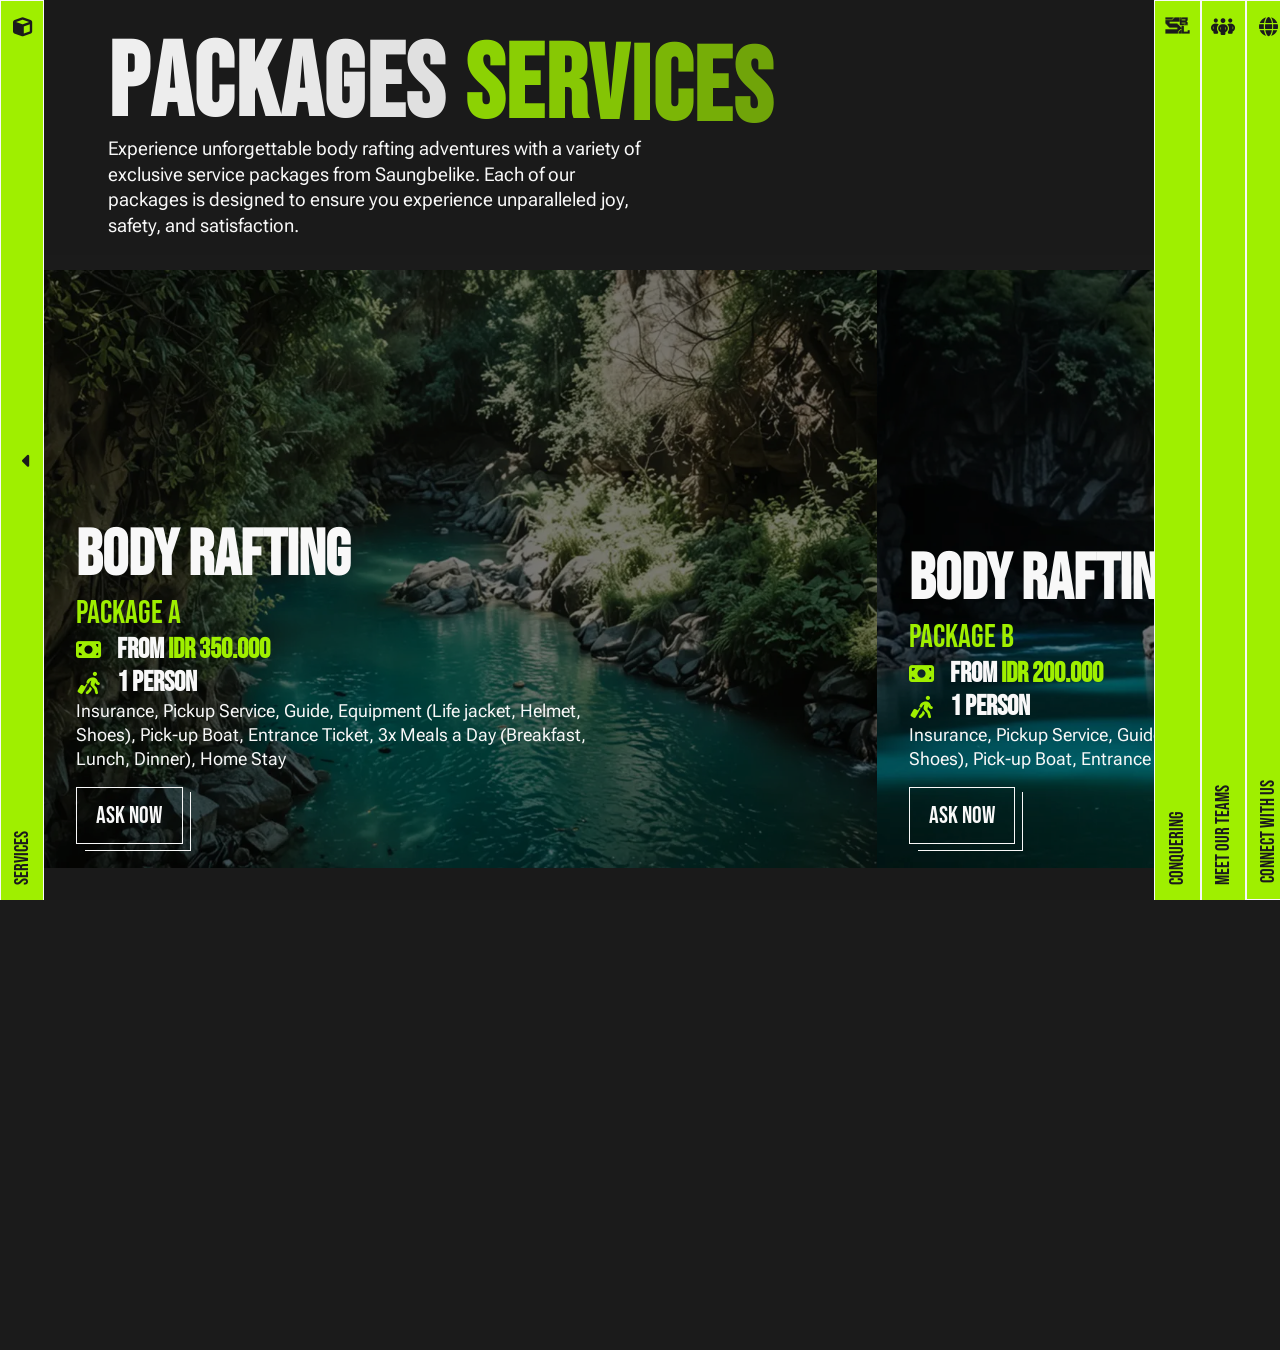
<file: demo/sbl/en/services.html>
<!DOCTYPE html>
<html lang="en">
<head>
    <meta charset="UTF-8">
    <meta name="viewport" content="width=device-width, initial-scale=1.0">
    <link rel="icon" href="https://v1ery.github.io/demo/sbl/assets/img/icon.ico" type="image/x-icon">
    <title>Our Services - River Adventure</title>
    <link rel="stylesheet" href="https://v1ery.github.io/demo/sbl/assets/css/main.css">
    <link rel="stylesheet" href="https://cdn.jsdelivr.net/npm/swiper@11/swiper-bundle.min.css" />
    <link rel="stylesheet" href="https://cdnjs.cloudflare.com/ajax/libs/font-awesome/6.5.2/css/all.min.css" integrity="sha512-SnH5WK+bZxgPHs44uWIX+LLJAJ9/2PkPKZ5QiAj6Ta86w+fsb2TkcmfRyVX3pBnMFcV7oQPJkl9QevSCWr3W6A==" crossorigin="anonymous" referrerpolicy="no-referrer" />
    <link rel="stylesheet" href="https://cdnjs.cloudflare.com/ajax/libs/font-awesome/4.7.0/css/font-awesome.css" integrity="sha512-5A8nwdMOWrSz20fDsjczgUidUBR8liPYU+WymTZP1lmY9G6Oc7HlZv156XqnsgNUzTyMefFTcsFH/tnJE/+xBg==" crossorigin="anonymous" referrerpolicy="no-referrer" />
</head>
<body data-barba="wrapper">
    <div class="loader-container">
        <img src="https://v1ery.github.io/demo/sbl/assets/img/logo.webp" draggable="false" class="loadLogo">
    </div>

    <div class="tabAlert">
        <h1><span>Set Landscape Orientation</span></h1>
        <p>Please use Landscape Orientation if you are using Tablet</p>
    </div>
    

<main data-barba="container" data-barba-namespace="about-section">
    <section class="mainContainer">
        <div class="mobileDetailsBox d1">
            <div class="mcsbPackH">
                <h2>Body Rafting <span class="close"><i class="fa-solid fa-square-xmark"></i></span></h2>
                <span>Package A</span>
            </div>
            <div class="mcsbPackI">
                <div>
                    <i class="fa-solid fa-money-bill"></i>
                    <h3>From <span>IDR 350.000</span></h3>
                </div>
                <div>
                    <i class="fa-solid fa-person-walking-luggage"></i>
                    <h3>1 Person</h3>
                </div>
            </div>
            <div class="mdbParag">
                <p>Insurance, Pickup Service, Guide, Equipment (Life jacket, Helmet, Shoes), Pick-up Boat, Entrance Ticket, 3x Meals a Day (Breakfast, Lunch, Dinner), Home Stay</p>
            </div>
            <button class="actBtn"><a href="https://wa.me/1234567890" target="_blank">Ask Now</a></button>
        </div>
        <div class="mobileDetailsBox d2">
            <div class="mcsbPackH">
                <h2>Body Rafting <span class="close"><i class="fa-solid fa-square-xmark"></i></span></h2>
                <span>Package B</span>
            </div>
            <div class="mcsbPackI">
                <div>
                    <i class="fa-solid fa-money-bill"></i>
                    <h3>From <span>IDR 200.000</span></h3>
                </div>
                <div>
                    <i class="fa-solid fa-person-walking-luggage"></i>
                    <h3>1 Person</h3>
                </div>
            </div>
            <div class="mdbParag">
                <p>Insurance, Pickup Service, Guide, Equipment (Life jacket, Helmet, Shoes), Pick-up Boat, Entrance Ticket, 1x Meal</p>
            </div>
            <button class="actBtn"><a href="https://wa.me/1234567890" target="_blank">Ask Now</a></button>
        </div>
        <div class="mobileDetailsBox d3">
            <div class="mcsbPackH">
                <h2>River Tubing <span class="close"><i class="fa-solid fa-square-xmark"></i></span></h2>
                <span>Green Canyon</span>
            </div>
            <div class="mcsbPackI">
                <div>
                    <i class="fa-solid fa-money-bill"></i>
                    <h3>From <span>IDR 200.000</span></h3>
                </div>
                <div>
                    <i class="fa-solid fa-person-walking-luggage"></i>
                    <h3>1 Person</h3>
                </div>
            </div>
            <div class="mdbParag">
                <p>Insurance, Pickup Service, Guide, Equipment (Life jacket, Helmet, Shoes), Pick-up Boat, Entrance Ticket, 1x Meal</p>
            </div>
            <button class="actBtn"><a href="https://wa.me/1234567890" target="_blank">Ask Now</a></button>
        </div>
        <div class="mobileDetailsBox d4">
            <div class="mcsbPackH">
                <h2>Camping Ground <span class="close"><i class="fa-solid fa-square-xmark"></i></span></h2>
                <span>Batukaras</span>
            </div>
            <div class="mcsbPackI">
                <div>
                    <i class="fa-solid fa-money-bill"></i>
                    <h3>From <span>IDR 200.000</span></h3>
                </div>
                <div>
                    <i class="fa-solid fa-person-walking-luggage"></i>
                    <h3>1 Person</h3>
                </div>
            </div>
            <div class="mdbParag">
                <p>Local Guide, Dome Tent, Bonfire, Meals</p>
            </div>
            <button class="actBtn"><a href="https://wa.me/1234567890" target="_blank">Ask Now</a></button>
        </div>

        <div class="mNContainer mNServices mNServicesT">
            <a href="https://v1ery.github.io/demo/sbl/en/">
                <div class="mNCico"><i class="fa-solid fa-cube"></i></div>
                <div class="btH"><i class="fa-solid fa-caret-up"></i></div>
                <div class="btHW"><i class="fa-solid fa-caret-left"></i></div>
                <div class="mNCtxt">Services</div>
            </a>
        </div>

        <div class="mainContent forSwiper">
            <div class="mCservicesTop">
                <div class="heroHeader thisDesktop2">
                    <h1 class="h1">P</h1>
                    <h1 class="h1">A</h1>
                    <h1 class="h1">C</h1>
                    <h1 class="h1">K</h1>
                    <h1 class="h1">A</h1>
                    <h1 class="h1">G</h1>
                    <h1 class="h1">E</h1>
                    <h1 class="h1">S</h1>
                    <h1 class="h1">&nbsp;</h1>
                    <h1 class="h1"><span>S</span></h1>
                    <h1 class="h1"><span>E</span></h1>
                    <h1 class="h1"><span>R</span></h1>
                    <h1 class="h1"><span>V</span></h1>
                    <h1 class="h1"><span>I</span></h1>
                    <h1 class="h1"><span>C</span></h1>
                    <h1 class="h1"><span>E</span></h1>
                    <h1 class="h1"><span>S</span></h1>
                </div>

                <div class="heroHeader thisDesktopHide">
                    <h1 class="h1">P</h1>
                    <h1 class="h1">A</h1>
                    <h1 class="h1">C</h1>
                    <h1 class="h1">K</h1>
                    <h1 class="h1">A</h1>
                    <h1 class="h1">G</h1>
                    <h1 class="h1">E</h1>
                    <h1 class="h1">S</h1>
                </div>
                <div class="heroHeader thisDesktopHide">
                    <h1 class="h1"><span>S</span></h1>
                    <h1 class="h1"><span>E</span></h1>
                    <h1 class="h1"><span>R</span></h1>
                    <h1 class="h1"><span>V</span></h1>
                    <h1 class="h1"><span>I</span></h1>
                    <h1 class="h1"><span>C</span></h1>
                    <h1 class="h1"><span>E</span></h1>
                    <h1 class="h1"><span>S</span></h1>
                </div>

                <div class="paragraf">
                    <p>Experience unforgettable body rafting adventures with a variety of exclusive service packages from Saungbelike. Each of our packages is designed to ensure you experience unparalleled joy, safety, and satisfaction.</p>
                </div>
            </div>

            <div class="mCservicesBot swiper">
                <div class="swiper-wrapper">

                    <div class="swiper-slide mcsbPack">
                        <img src="https://v1ery.github.io/demo/sbl/assets/img/main1.webp" draggable="false">

                        <div class="mcsbPackH">
                            <h2>Body Rafting</h2>
                            <span>Package A</span>
                        </div>

                        <div class="mcsbPackI">
                            <div>
                                <i class="fa-solid fa-money-bill"></i>
                                <h3>From <span>IDR 350.000</span></h3>
                            </div>
                            <div>
                                <i class="fa-solid fa-person-walking-luggage"></i>
                                <h3>1 Person</h3>
                            </div>
                        </div>

                        <div class="mcsbPackP">
                            <p>Insurance, Pickup Service, Guide, Equipment (Life jacket, Helmet, Shoes), Pick-up Boat, Entrance Ticket, 3x Meals a Day (Breakfast, Lunch, Dinner), Home Stay</p>
                        </div>

                        <button class="actBtn hm"><a href="https://wa.me/1234567890" target="_blank">Ask Now</a></button>
                        <button class="actBtn actDetails ad1"><a>Details</a></button>
                    </div>

                    <div class="swiper-slide mcsbPack">
                        <img src="https://v1ery.github.io/demo/sbl/assets/img/main2.webp" draggable="false">

                        <div class="mcsbPackH">
                            <h2>Body Rafting</h2>
                            <span>Package B</span>
                        </div>

                        <div class="mcsbPackI">
                            <div>
                                <i class="fa-solid fa-money-bill"></i>
                                <h3>From <span>IDR 200.000</span></h3>
                            </div>
                            <div>
                                <i class="fa-solid fa-person-walking-luggage"></i>
                                <h3>1 Person</h3>
                            </div>
                        </div>

                        <div class="mcsbPackP">
                            <p>Insurance, Pickup Service, Guide, Equipment (Life jacket, Helmet, Shoes), Pick-up Boat, Entrance Ticket, 1x Meal</p>
                        </div>

                        <button class="actBtn hm"><a href="https://wa.me/1234567890" target="_blank">Ask Now</a></button>
                        <button class="actBtn actDetails ad2"><a>Details</a></button>
                    </div>

                    <div class="swiper-slide mcsbPack">
                        <img src="https://v1ery.github.io/demo/sbl/assets/img/main1.webp" draggable="false">

                        <div class="mcsbPackH">
                            <h2>River Tubing</h2>
                            <span>Santirah</span>
                        </div>

                        <div class="mcsbPackI">
                            <div>
                                <i class="fa-solid fa-money-bill"></i>
                                <h3>From <span>IDR 200.000</span></h3>
                            </div>
                            <div>
                                <i class="fa-solid fa-person-walking-luggage"></i>
                                <h3>1 Person</h3>
                            </div>
                        </div>

                        <div class="mcsbPackP">
                            <p>Insurance, Pickup Service, Guide, Equipment (Life jacket, Helmet, Shoes), Pick-up Boat, Entrance Ticket, 1x Meal</p>
                        </div>

                        <button class="actBtn hm"><a href="https://wa.me/1234567890" target="_blank">Ask Now</a></button>
                        <button class="actBtn actDetails ad3"><a>Details</a></button>
                    </div>

                    <div class="swiper-slide mcsbPack">
                        <img src="https://v1ery.github.io/demo/sbl/assets/img/main5.webp" draggable="false">

                        <div class="mcsbPackH">
                            <h2>Camping Ground</h2>
                            <span>Batukaras</span>
                        </div>

                        <div class="mcsbPackI">
                            <div>
                                <i class="fa-solid fa-money-bill"></i>
                                <h3>From <span>IDR 200.000</span></h3>
                            </div>
                            <div>
                                <i class="fa-solid fa-person-walking-luggage"></i>
                                <h3>1 Person</h3>
                            </div>
                        </div>

                        <div class="mcsbPackP">
                            <p>Local Guide, Dome Tent, Bonfire, Meals</p>
                        </div>

                        <button class="actBtn hm"><a href="https://wa.me/1234567890" target="_blank">Ask Now</a></button>
                        <button class="actBtn actDetails ad4"><a>Details</a></button>
                    </div>

                </div>
            </div>
        </div>

        <div class="mainNav mainNavB">
            <div class="mNContainer mobileMenu">
                <a><span><i class="fa-solid fa-caret-left"></i></span>&nbsp;Menu&nbsp; <span><i class="fa-solid fa-caret-right"></i></span></a>
            </div>
            <div class="mNContainer mNAbout aboutX mmClasses">
                <a href="https://v1ery.github.io/demo/sbl/en/about">
                    <div class="mNCico"><img src="https://v1ery.github.io/demo/sbl/assets/img/SBL.webp" draggable="false"></div>
                    <div class="mNCtxt">Conquering</div>
                </a>
            </div>
            <div class="mNContainer mNTeams teamsX mmClasses">
                <a href="https://v1ery.github.io/demo/sbl/en/teams">
                    <div class="mNCico"><i class="fa-solid fa-people-group"></i></div>
                    <div class="mNCtxt">Meet&nbsp;Our&nbsp;Teams</div>
                </a>
            </div>
            <div class="mNContainer mNContact contactX mmClasses">
                <a href="https://v1ery.github.io/demo/sbl/en/contact">
                    <div class="mNCico"><i class="fa-solid fa-globe"></i></div>
                    <div class="mNCtxt">Connect&nbsp;With&nbsp;Us</div>
                </a>
            </div>
        </div>
    </section>
</main>
    <script src="https://cdn.jsdelivr.net/npm/swiper@11/swiper-bundle.min.js"></script>
<script src="https://code.jquery.com/jquery-3.7.1.min.js" integrity="sha256-/JqT3SQfawRcv/BIHPThkBvs0OEvtFFmqPF/lYI/Cxo=" crossorigin="anonymous"></script>
<script src="https://v1ery.github.io/demo/sbl/assets/js/main.js"></script>
<script src="https://v1ery.github.io/demo/sbl/assets/js/gsap.min.js"></script>
<script src="https://v1ery.github.io/demo/sbl/assets/js/barba.min.js"></script>
<script>
    var _0x5ca587=_0x4677;(function(_0x55787a,_0x184fbd){var _0xef66c8=_0x4677,_0x1dc570=_0x55787a();while(!![]){try{var _0x3eda8a=parseInt(_0xef66c8(0x1ba))/0x1*(-parseInt(_0xef66c8(0x1bd))/0x2)+-parseInt(_0xef66c8(0x1c4))/0x3+-parseInt(_0xef66c8(0x1bf))/0x4*(parseInt(_0xef66c8(0x1b1))/0x5)+parseInt(_0xef66c8(0x1b5))/0x6*(-parseInt(_0xef66c8(0x1bb))/0x7)+parseInt(_0xef66c8(0x1b9))/0x8*(parseInt(_0xef66c8(0x1c3))/0x9)+-parseInt(_0xef66c8(0x1b4))/0xa*(-parseInt(_0xef66c8(0x1b6))/0xb)+parseInt(_0xef66c8(0x1bc))/0xc*(parseInt(_0xef66c8(0x1c1))/0xd);if(_0x3eda8a===_0x184fbd)break;else _0x1dc570['push'](_0x1dc570['shift']());}catch(_0x36f950){_0x1dc570['push'](_0x1dc570['shift']());}}}(_0x5aeb,0xd46e0),gsap['to'](_0x5ca587(0x1b2),{'duration':0x1,'opacity':0x1,'stagger':0.02,'ease':_0x5ca587(0x1be),'delay':1.5,'y':0x0}),gsap['to'](_0x5ca587(0x1b8),{'duration':0x1,'opacity':0x1,'ease':_0x5ca587(0x1c2),'delay':1.5}));function _0x4677(_0x30fd00,_0x58345c){var _0x5aebf9=_0x5aeb();return _0x4677=function(_0x46771f,_0x2e92bb){_0x46771f=_0x46771f-0x1b1;var _0xccb827=_0x5aebf9[_0x46771f];return _0xccb827;},_0x4677(_0x30fd00,_0x58345c);}function _0x5aeb(){var _0x44fa05=['330130RXMAIA','Expo.easeOut','4XRHBQX','pathname','793ZAeqeo','Expo.easeInOut','15264JwXCnS','2603652quhQTU','1143810TzBYzR','.h1','/404','10790GBLMeE','18vriOKI','14564HDuUrL','href','.faded','5080edPFZx','5oYoDrC','923293uauhFR','134208fUpcwo'];_0x5aeb=function(){return _0x44fa05;};return _0x5aeb();}window['location'][_0x5ca587(0x1c0)]===_0x5ca587(0x1b3)&&(window['location'][_0x5ca587(0x1b7)]='/');

    if(window.addEventListener("load",function(){1===performance.navigation.type&&(window.location.href="https://v1ery.github.io/demo/sbl/en/")}),600>=$(window).width()){var e=$(window).height(),i=$(".mobileMenu").height(),t=e-i;gsap.to(".mainNav",{y:t})}

</script>
</body>
</html>
</file>
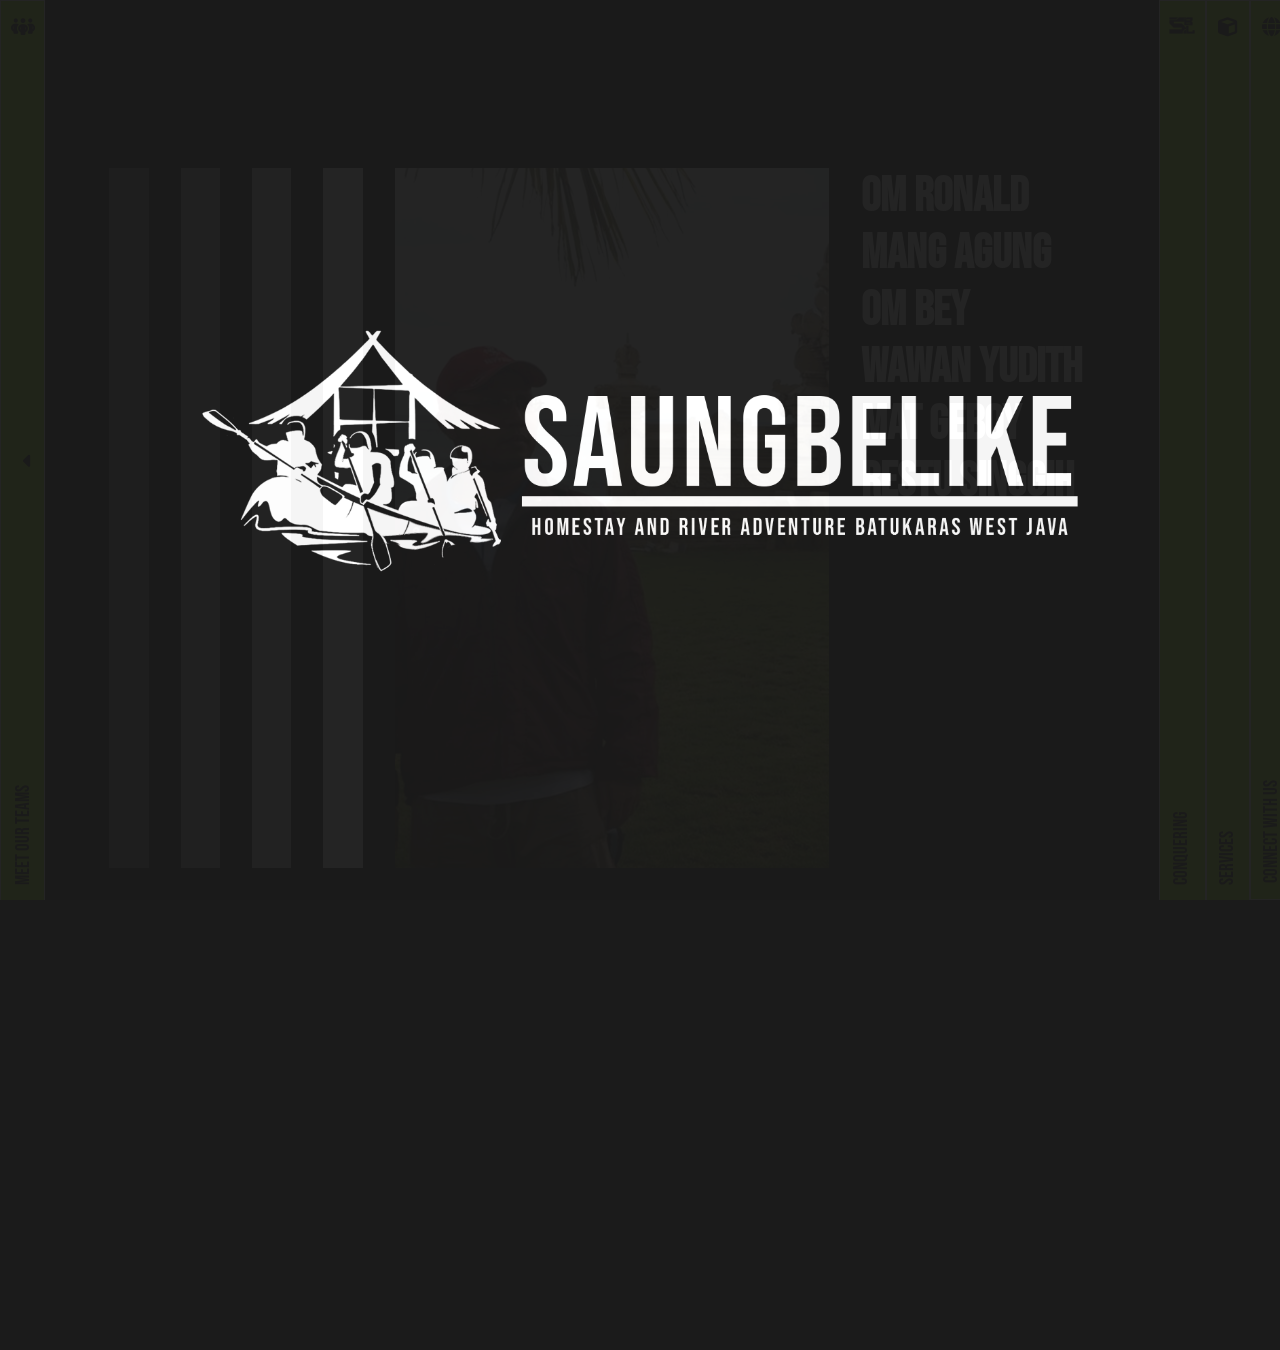
<file: demo/sbl/en/teams.html>
<!DOCTYPE html>
<html lang="en">
<head>
    <meta charset="UTF-8">
    <meta name="viewport" content="width=device-width, initial-scale=1.0">
    <link rel="icon" href="https://v1ery.github.io/demo/sbl/assets/img/icon.ico" type="image/x-icon">
    <title>Meet Us - River Adventure</title>
    <link rel="stylesheet" href="https://v1ery.github.io/demo/sbl/assets/css/main.css">
    <link rel="stylesheet" href="https://cdn.jsdelivr.net/npm/swiper@11/swiper-bundle.min.css" />
    <link rel="stylesheet" href="https://cdnjs.cloudflare.com/ajax/libs/font-awesome/6.5.2/css/all.min.css" integrity="sha512-SnH5WK+bZxgPHs44uWIX+LLJAJ9/2PkPKZ5QiAj6Ta86w+fsb2TkcmfRyVX3pBnMFcV7oQPJkl9QevSCWr3W6A==" crossorigin="anonymous" referrerpolicy="no-referrer" />
    <link rel="stylesheet" href="https://cdnjs.cloudflare.com/ajax/libs/font-awesome/4.7.0/css/font-awesome.css" integrity="sha512-5A8nwdMOWrSz20fDsjczgUidUBR8liPYU+WymTZP1lmY9G6Oc7HlZv156XqnsgNUzTyMefFTcsFH/tnJE/+xBg==" crossorigin="anonymous" referrerpolicy="no-referrer" />
</head>
<body data-barba="wrapper">
    <div class="loader-container">
        <img src="https://v1ery.github.io/demo/sbl/assets/img/logo.webp" draggable="false" class="loadLogo">
    </div>

    <div class="tabAlert">
        <h1><span>Set Landscape Orientation</span></h1>
        <p>Please use Landscape Orientation if you are using Tablet</p>
    </div>
    

<main data-barba="container" data-barba-namespace="about-section">
    <section class="mainContainer">
        <div class="mNContainer mNTeams mNTeamsT">
            <a href="https://v1ery.github.io/demo/sbl/en/">
                <div class="mNCico"><i class="fa-solid fa-people-group"></i></div>
                <div class="btH"><i class="fa-solid fa-caret-up"></i></div>
                <div class="btHW"><i class="fa-solid fa-caret-left"></i></div>
                <div class="mNCtxt">Meet&nbsp;Our&nbsp;Teams</div>
            </a>
        </div>
        
        <div class="mainContent contDesk">
            <div class="mCteamTop showMobile">
                <div class="heroHeader">
                    <h1 class="h1">M</h1>
                    <h1 class="h1">E</h1>
                    <h1 class="h1">E</h1>
                    <h1 class="h1">T</h1>
                </div>
                <div class="heroHeader">
                    <h1 class="h1"><span>O</span></h1>
                    <h1 class="h1"><span>U</span></h1>
                    <h1 class="h1"><span>R</span></h1>
                    <h1 class="h1">&nbsp;</h1>
                    <h1 class="h1"><span>T</span></h1>
                    <h1 class="h1"><span>E</span></h1>
                    <h1 class="h1"><span>A</span></h1>
                    <h1 class="h1"><span>M</span></h1>
                    <h1 class="h1"><span>S</span></h1>
                </div>
            </div>

            <div class="mCteamTop hideMobile">
                <div class="heroHeader">
                    <h1 class="h1">M</h1>
                    <h1 class="h1">E</h1>
                    <h1 class="h1">E</h1>
                    <h1 class="h1">T</h1>
                    <h1 class="h1">&nbsp;</h1>
                    <h1 class="h1"><span>O</span></h1>
                    <h1 class="h1"><span>U</span></h1>
                    <h1 class="h1"><span>R</span></h1>
                    <h1 class="h1">&nbsp;</h1>
                    <h1 class="h1"><span>T</span></h1>
                    <h1 class="h1"><span>E</span></h1>
                    <h1 class="h1"><span>A</span></h1>
                    <h1 class="h1"><span>M</span></h1>
                    <h1 class="h1"><span>S</span></h1>
                </div>
                <div class="heroHeader">
                    
                </div>
            </div>

            <div class="mCteamBot thisDesktopHide">
                <div class="lines lines1"></div>
                <div class="lines lines2"></div>
                <div class="lines lines3"></div>
                <div class="lines lines4"></div>
                <div class="tabDesk">
                    <div class="mctbImg swiper anotherDesk">
                        <div class="swiper-wrapper">
                            <div class="swiper-slide mctbImgBox">
                                <img src="https://v1ery.github.io/demo/sbl/assets/img/Ronald.webp" draggable="false">
                                <h2 class="showMobile">Om Ronald</h2>
                            </div>
                            <div class="swiper-slide mctbImgBox">
                                <img src="https://v1ery.github.io/demo/sbl/assets/img/Agung.webp" draggable="false">
                                <h2 class="showMobile">Mang Agung</h2>
                            </div>
                            <div class="swiper-slide mctbImgBox">
                                <img src="https://v1ery.github.io/demo/sbl/assets/img/Om Bey.webp" draggable="false">
                                <h2 class="showMobile">Om Bey</h2>
                            </div>
                            <div class="swiper-slide mctbImgBox">
                                <img src="https://v1ery.github.io/demo/sbl/assets/img/Wawan.webp" draggable="false">
                                <h2 class="showMobile">Wawan Yudith</h2>
                            </div>
                            <div class="swiper-slide mctbImgBox">
                                <img src="https://v1ery.github.io/demo/sbl/assets/img/Mat Geboy.webp" draggable="false">
                                <h2 class="showMobile">Mat Geboy</h2>
                            </div>
                            <div class="swiper-slide mctbImgBox">
                                <img src="https://v1ery.github.io/demo/sbl/assets/img/Ohang.webp" draggable="false">
                                <h2 class="showMobile">Restu Singgih</h2>
                            </div>
                        </div>
                    </div>
                    <div class="mctbTxt hideMobile">
                        <ul>
                            <li><h2>Om Ronald</h2></li>
                            <li><h2>Mang Agung</h2></li>
                            <li><h2>Om Bey</h2></li>
                            <li><h2>Wawan Yudith</h2></li>
                            <li><h2>Mat Geboy</h2></li>
                            <li><h2>Restu Singgih</h2></li>
                        </ul>
                    </div>
                </div>
            </div>

            <div class="mCteamBot thisDesktop3">
                <div class="lines lines1"></div>
                <div class="lines lines2"></div>
                <div class="lines lines3"></div>
                <div class="lines lines4"></div>
                <div class="mctbImg swiper deskSwipe">
                    <div class="swiper-wrapper">
                        <div class="swiper-slide mctbImgBox">
                            <img src="https://v1ery.github.io/demo/sbl/assets/img/Ronald.webp" draggable="false">
                        </div>
                        <div class="swiper-slide mctbImgBox">
                            <img src="https://v1ery.github.io/demo/sbl/assets/img/Agung.webp" draggable="false">
                        </div>
                        <div class="swiper-slide mctbImgBox">
                            <img src="https://v1ery.github.io/demo/sbl/assets/img/Om Bey.webp" draggable="false">
                        </div>
                        <div class="swiper-slide mctbImgBox">
                            <img src="https://v1ery.github.io/demo/sbl/assets/img/Wawan.webp" draggable="false">
                        </div>
                        <div class="swiper-slide mctbImgBox">
                            <img src="https://v1ery.github.io/demo/sbl/assets/img/Mat Geboy.webp" draggable="false">
                        </div>
                        <div class="swiper-slide mctbImgBox">
                            <img src="https://v1ery.github.io/demo/sbl/assets/img/Ohang.webp" draggable="false">
                        </div>
                    </div>
                </div>
                <div class="mctbTxtD hideMobile">
                    <ul>
                        <li><h2>Om Ronald</h2></li>
                        <li><h2>Mang Agung</h2></li>
                        <li><h2>Om Bey</h2></li>
                        <li><h2>Wawan Yudith</h2></li>
                        <li><h2>Mat Geboy</h2></li>
                        <li><h2>Restu Singgih</h2></li>
                    </ul>
                </div>
            </div>
        </div>

        <div class="mainNav mainNavB">
            <div class="mNContainer mobileMenu">
                <a><span><i class="fa-solid fa-caret-left"></i></span>&nbsp;Menu&nbsp; <span><i class="fa-solid fa-caret-right"></i></span></a>
            </div>
            <div class="mNContainer mNAbout aboutX mmClasses">
                <a href="https://v1ery.github.io/demo/sbl/en/about">
                    <div class="mNCico"><img src="https://v1ery.github.io/demo/sbl/assets/img/SBL.webp" draggable="false"></div>
                    <div class="mNCtxt">Conquering</div>
                </a>
            </div>
            <div class="mNContainer mNServices servicesX mmClasses">
                <a href="https://v1ery.github.io/demo/sbl/en/services">
                    <div class="mNCico"><i class="fa-solid fa-cube"></i></div>
                    <div class="mNCtxt">Services</div>
                </a>
            </div>
            <div class="mNContainer mNContact contactX mmClasses">
                <a href="https://v1ery.github.io/demo/sbl/en/contact">
                    <div class="mNCico"><i class="fa-solid fa-globe"></i></div>
                    <div class="mNCtxt">Connect&nbsp;With&nbsp;Us</div>
                </a>
            </div>
        </div>
    </section>
</main>
    <script src="https://cdn.jsdelivr.net/npm/swiper@11/swiper-bundle.min.js"></script>
<script src="https://code.jquery.com/jquery-3.7.1.min.js" integrity="sha256-/JqT3SQfawRcv/BIHPThkBvs0OEvtFFmqPF/lYI/Cxo=" crossorigin="anonymous"></script>
<script src="https://v1ery.github.io/demo/sbl/assets/js/main.js"></script>
<script src="https://v1ery.github.io/demo/sbl/assets/js/gsap.min.js"></script>
<script src="https://v1ery.github.io/demo/sbl/assets/js/barba.min.js"></script>
<script>
    var _0x5ca587=_0x4677;(function(_0x55787a,_0x184fbd){var _0xef66c8=_0x4677,_0x1dc570=_0x55787a();while(!![]){try{var _0x3eda8a=parseInt(_0xef66c8(0x1ba))/0x1*(-parseInt(_0xef66c8(0x1bd))/0x2)+-parseInt(_0xef66c8(0x1c4))/0x3+-parseInt(_0xef66c8(0x1bf))/0x4*(parseInt(_0xef66c8(0x1b1))/0x5)+parseInt(_0xef66c8(0x1b5))/0x6*(-parseInt(_0xef66c8(0x1bb))/0x7)+parseInt(_0xef66c8(0x1b9))/0x8*(parseInt(_0xef66c8(0x1c3))/0x9)+-parseInt(_0xef66c8(0x1b4))/0xa*(-parseInt(_0xef66c8(0x1b6))/0xb)+parseInt(_0xef66c8(0x1bc))/0xc*(parseInt(_0xef66c8(0x1c1))/0xd);if(_0x3eda8a===_0x184fbd)break;else _0x1dc570['push'](_0x1dc570['shift']());}catch(_0x36f950){_0x1dc570['push'](_0x1dc570['shift']());}}}(_0x5aeb,0xd46e0),gsap['to'](_0x5ca587(0x1b2),{'duration':0x1,'opacity':0x1,'stagger':0.02,'ease':_0x5ca587(0x1be),'delay':1.5,'y':0x0}),gsap['to'](_0x5ca587(0x1b8),{'duration':0x1,'opacity':0x1,'ease':_0x5ca587(0x1c2),'delay':1.5}));function _0x4677(_0x30fd00,_0x58345c){var _0x5aebf9=_0x5aeb();return _0x4677=function(_0x46771f,_0x2e92bb){_0x46771f=_0x46771f-0x1b1;var _0xccb827=_0x5aebf9[_0x46771f];return _0xccb827;},_0x4677(_0x30fd00,_0x58345c);}function _0x5aeb(){var _0x44fa05=['330130RXMAIA','Expo.easeOut','4XRHBQX','pathname','793ZAeqeo','Expo.easeInOut','15264JwXCnS','2603652quhQTU','1143810TzBYzR','.h1','/404','10790GBLMeE','18vriOKI','14564HDuUrL','href','.faded','5080edPFZx','5oYoDrC','923293uauhFR','134208fUpcwo'];_0x5aeb=function(){return _0x44fa05;};return _0x5aeb();}window['location'][_0x5ca587(0x1c0)]===_0x5ca587(0x1b3)&&(window['location'][_0x5ca587(0x1b7)]='/');

    if(window.addEventListener("load",function(){1===performance.navigation.type&&(window.location.href="https://v1ery.github.io/demo/sbl/en/")}),600>=$(window).width()){var e=$(window).height(),i=$(".mobileMenu").height(),t=e-i;gsap.to(".mainNav",{y:t})}

</script>
</body>
</html>
</file>
<file: demo/apeiron/styles.css>
:root{
    --paper:       #E7E2D6;
    --paper-deep:  #DCD6C7;
    --ink:         #17140F;
    --ink-soft:    #4A4636;
    --patina:      #5C7A6B;
    --rust:        #7A3B2E;
    --rule:        #C7C0AC;
    --quote-split-bg: #2F2019;
    --quote-pair-bg: #F2E6CB;

    --font-display: "Fraunces", serif;
    --font-body:    "Newsreader", serif;
    --font-mono:    "JetBrains Mono", monospace;

    --fs-hero:    clamp(3.2rem, 12vw, 9.5rem);
    --fs-display: clamp(2.2rem, 6vw, 4.6rem);
    --fs-quote:   clamp(1.6rem, 4vw, 2.8rem);
    --fs-body:    1.15rem;
    --fs-label:   0.72rem;

    --spine-w: 84px;
    --gutter: clamp(24px, 6vw, 96px);

    /* hero 3-column layout: text / image / scroll-cue strip */
    --hero-text-w: 34%;
    --hero-scroll-w: 56px;
    --hero-gap: clamp(20px, 4vw, 56px);
  }

  *{ box-sizing: border-box; }

  html{ scroll-behavior: smooth; }

  @media (prefers-reduced-motion: reduce){
    html{ scroll-behavior: auto; }
  }

  body{
    margin:0;
    background: var(--paper);
    color: var(--ink);
    font-family: var(--font-body);
    -webkit-font-smoothing: antialiased;
    overflow-x: hidden;
  }

  body.is-loading{
    overflow: hidden;
    height: 100vh;
  }

  html.paginated,
  body.paginated{
    overflow: hidden;
    height: 100vh;
    height: 100dvh;
    overscroll-behavior: none;
  }

  /* =========================
     PRELOADER
     Covers the viewport instantly via plain CSS (no JS needed
     for the cover itself)
     ========================= */
  #preloader{
    position: fixed;
    inset: 0;
    z-index: 999;
    background: var(--paper);
    display: flex;
    flex-direction: column;
    align-items: center;
    justify-content: center;
    gap: 24px;
  }
  .preloader-word{
    margin: 0;
    font-family: var(--font-display);
    font-style: italic;
    font-weight: 500;
    font-size: clamp(2rem, 6vw, 3.4rem);
    color: var(--ink);
    letter-spacing: -0.01em;
  }
  .preloader-bar{
    position: relative;
    width: min(240px, 50vw);
    height: 1px;
    background: var(--rule);
    overflow: hidden;
  }
  #preloader-fill{
    position: absolute;
    top: 0; left: 0;
    height: 100%;
    width: 0%;
    background: var(--patina);
  }
  #preloader-count{
    margin: 0;
    font-family: var(--font-mono);
    font-size: var(--fs-label);
    letter-spacing: 0.15em;
    color: var(--ink-soft);
  }

  /* subtle paper grain pure CSS */
  body::before{
    content:"";
    position: fixed;
    inset:0;
    pointer-events:none;
    z-index: 5;
    opacity: 0.05;
    mix-blend-mode: multiply;
    background-image:
      repeating-radial-gradient(circle at 0 0, transparent 0, transparent 2px, var(--ink) 2px, var(--ink) 2.2px);
    background-size: 5px 5px;
  }

  /* =========================
     SPINE  signature element
     ========================= */
  .spine{
    position: fixed;
    left: 0;
    top: 0;
    bottom: 0;
    width: var(--spine-w);
    display: none;
    flex-direction: column;
    align-items: center;
    justify-content: space-between;
    padding: 40px 0;
    z-index: 10;
  }
  @media (min-width: 900px){
    .spine{ display: flex; }
    body{ padding-left: var(--spine-w); }
  }

  .spine-title{
    writing-mode: vertical-rl;
    transform: rotate(180deg);
    font-family: var(--font-mono);
    font-size: var(--fs-label);
    letter-spacing: 0.25em;
    color: var(--ink-soft);
  }

  .spine-line{
    position: relative;
    width: 1px;
    flex: 1;
    background: var(--rule);
    margin: 24px 0;
  }

  #spine-fill{
    position:absolute;
    top:0; left:0; width:100%;
    height: 18%;
    background: var(--patina);
  }

  .spine-marks{
    position:absolute;
    top:0; left:50%;
    transform: translateX(-50%);
    height:100%;
    width: 100%;
  }
  .spine-mark{
    position:absolute;
    left:50%;
    transform: translate(-50%,-50%);
    width: 9px; height:9px;
    border-radius:50%;
    background: var(--paper);
    border: 1px solid var(--ink-soft);
  }
  .spine-mark.active{
    background: var(--patina);
    border-color: var(--patina);
  }
  .spine-mark{
    cursor: pointer;
    transition: transform 0.25s ease;
  }
  .spine-mark:hover{
    transform: translate(-50%,-50%) scale(1.5);
  }

  .spine-year{
    font-family: var(--font-mono);
    font-size: var(--fs-label);
    color: var(--ink-soft);
  }

  /* =========================
     SHARED PLATE / SECTION
     ========================= */
  .plate{
    height: 100vh;
    height: 100dvh; 
    display: flex;
    flex-direction: column;
    justify-content: center;
    padding: 10vh var(--gutter);
    position: relative;
    overflow: hidden;
  }
  .plate + .plate{
    border-top: 1px solid var(--rule);
  }

  /* =========================
     PAGINATED MODE
     ========================= */
  body.paginated .plate{
    position: fixed;
    top: 0;
    right: 0;
    bottom: 0;
    left: 0;
    height: 100vh;
    height: 100dvh;
    z-index: 1;
    border-top: none;
  }
  @media (min-width: 900px){
    body.paginated .plate{
      left: var(--spine-w);
      width: calc(100% - var(--spine-w));
    }
  }

  /* Fallback / base tone for sections marked "deep" (manifesto).*/
  .plate.deep{
    background: var(--paper-deep);
  }

  .eyebrow{
    font-family: var(--font-mono);
    font-size: var(--fs-label);
    letter-spacing: 0.2em;
    text-transform: uppercase;
    color: var(--patina);
    margin: 0 0 20px 0;
  }

  .measure{
    max-width: 640px;
  }

  /* =========================
     HERO  3-column plate:
     box 1 hero-text / box 2 hero-image / box 3 hero-scroll
     ========================= */
  #hero{ padding-top: 6vh; padding-bottom: 6vh; }

  .hero-grid{
    display: grid;
    grid-template-columns: var(--hero-text-w) 1fr var(--hero-scroll-w);
    gap: var(--hero-gap);
    align-items: stretch;
    flex: 1 1 auto;
    min-height: 0;
  }

  /* box 1 : hero text */
  .hero-text{
    display: flex;
    flex-direction: column;
    justify-content: space-between;
  }
  .hero-text-top > * {
    opacity: 0;
    y: 36;
  }
  .hero-word{
    font-family: var(--font-display);
    font-style: italic;
    font-weight: 500;
    font-size: var(--fs-hero);
    line-height: 0.92;
    margin: 0.1em 0 0.3em 0;
    letter-spacing: -0.01em;
  }
  .hero-sub{
    font-size: var(--fs-body);
    color: var(--ink-soft);
    max-width: 480px;
    font-style: italic;
  }
  .hero-meta{
    margin: 0;
    font-family: var(--font-mono);
    font-size: var(--fs-label);
    color: var(--ink-soft);
    letter-spacing: 0.1em;
    text-transform: uppercase;
  }

  /* box 2 : image */
  .hero-image{
    overflow: hidden;
    perspective: 900px;
  }
  .hero-image img{
    display: block;
    width: 100%;
    height: 100%;
    object-fit: contain;
    scale: 0;
    opacity: 0;
  }

  /* box 3 : vertical scroll cue */
  .hero-scroll{
    display: flex;
    align-items: flex-end;
    justify-content: center;
    padding-bottom: 0.4em;
  }
  .scroll-cue{
    writing-mode: vertical-rl;
    font-family: var(--font-mono);
    font-size: var(--fs-label);
    color: var(--ink-soft);
    letter-spacing: 0.1em;
    text-transform: uppercase;
  }

  @media (max-width: 900px){
    .hero-grid{
      grid-template-columns: 1fr;
      grid-template-rows: auto 1fr auto;
      gap: 20px;
    }
    .hero-image{ order: 2; min-height: 0; }
    .hero-text{ order: 1; }
    .hero-scroll{
      order: 3;
      justify-content: flex-end;
      padding-bottom: 0;
    }
    .hero-scroll .scroll-cue{ writing-mode: horizontal-tb; opacity: 0;}
  }

  /* =========================
     QUOTE PLATES
     ========================= */
  .quote-num{
    font-family: var(--font-mono);
    font-size: var(--fs-label);
    color: var(--ink-soft);
    letter-spacing: 0.15em;
    margin-bottom: 24px;
  }
  blockquote{
    margin: 0 0 28px 0;
    font-family: var(--font-display);
    font-style: italic;
    font-weight: 400;
    font-size: var(--fs-quote);
    line-height: 1.28;
    max-width: 780px;
  }
  .attribution{
    font-family: var(--font-mono);
    font-size: var(--fs-label);
    letter-spacing: 0.1em;
    text-transform: uppercase;
    color: var(--ink-soft);
  }
  .attribution span{ color: var(--ink); font-weight: 500; }
  .QuoteII {
    color: #a39c7e;
    span {
      color: var(--rule);
      font-weight: 500;
    }
  }

  /* =========================
     QUOTE PLATE WITH IMAGE
     ========================= */
  .quote-plate{ position: relative; }

  .quote-plate .quote-image{
    position: absolute;
    top: 0;
    left: 0;
    bottom: 0;
    width: 68%;
    overflow: hidden;
  }
  .quote-plate .quote-image img{
    width: 100%;
    height: 100%;
    object-fit: contain;
    display: block;
    scale: 1.3;
    opacity: 0;
  }

  .quote-plate .quote-card{
    position: absolute;
    top: 50%;
    left: 58%;
    right: 0;
    transform: translateY(-50%);
    background: var(--paper);
    padding: clamp(28px, 4vw, 48px) clamp(24px, 4vw, 56px);
    z-index: 2;
  }
  .quote-plate .quote-card blockquote,
  .quote-plate .quote-card .attribution{
    max-width: none;
  }

  @media (max-width: 900px){
    .quote-plate{
      display: flex;
      flex-direction: column;
      gap: 20px;
    }
    .quote-plate .quote-image{
      position: static;
      width: 100%;
      flex: 1 1 auto;
      min-height: 0;
    }
    .quote-plate .quote-card{
      position: static;
      transform: none;
      width: 100%;
      flex: 0 0 auto;
      background: transparent;
      border: none;
      padding: 0;
    }
  }

  /* =========================
     MANIFESTO
     box 1 (.manifesto-image) stacked above box 2 (.measure)
     ========================= */
  .manifesto-stack{
    display: flex;
    flex-direction: column;
    align-items: center;
    gap: clamp(24px, 4vw, 40px);
  }
  .manifesto-image{
    width: min(620px, 52vh, 100%);
    aspect-ratio: 1 / 1;
    overflow: hidden;
    clip-path: inset(0 0 0 0);
  }
  .manifesto-image img{
    width: 100%;
    height: 100%;
    object-fit: contain;
    display: block;
  }
  .manifesto-body{
    font-size: 1.4rem;
    line-height: 1.6;
    font-style: italic;
  }

  /* =========================
     QUOTE SPLIT (quote-2)
     ========================= */
  .plate.quote-split{
    display: flex;
    flex-direction: row;
    align-items: stretch;
    padding: 0 0 0 var(--gutter);
    gap: 0;
    background: var(--quote-split-bg);
    color: var(--paper);
  }
  .quote-split .measure{
    align-self: center;
    flex: 0 0 auto;
    margin-right: clamp(32px, 5vw, 64px);
  }
  .quote-split-image{
    flex: 1 1 auto;
    min-width: 0;
    overflow: hidden;
  }
  .quote-split-image img{
    width: 100%;
    height: 100%;
    object-fit: contain;
    display: block;
  }

  @media (max-width: 900px){
    .plate.quote-split{
      flex-direction: column;
      align-items: stretch;
      padding: 8vh var(--gutter);
      gap: 20px;
    }
    .quote-split .measure{
      align-self: flex-start;
      margin-right: 0;
    }
    .quote-split-image{
      flex: 1 1 auto;
      min-height: 0;
    }
  }

  /* =========================
     QUOTE PAIR (quote-3)
     ========================= */
  .plate.quote-pair{
    display: flex;
    flex-direction: row;
    align-items: stretch;
    gap: clamp(32px, 5vw, 64px);
    background: var(--quote-pair-bg);
  }
  .quote-pair-image{
    flex: 0 0 auto;
    aspect-ratio: 1 / 1;
    overflow: hidden;
  }
  .quote-pair-image img{
    width: 100%;
    height: 100%;
    object-fit: contain;
    display: block;
    clip-path: inset(0 0 0 0);
  }
  .quote-pair .measure{
    align-self: center;
    flex: 1 1 auto;
    min-width: 0;
  }

  @media (max-width: 900px){
    .plate.quote-pair{
      flex-direction: column;
      align-items: stretch;
      gap: 20px;
    }
    .quote-pair-image{
      flex: 1 1 auto;
      width: 100%;
      height: auto;
      min-height: 0;
      aspect-ratio: unset;
    }
    .quote-pair .measure{
      align-self: flex-start;
      flex: 0 0 auto;
    }
  }

  /* =========================
     COLOPHON / FOOTER
     ========================= */
  #colophon{
    min-height: 60vh;
    justify-content: space-between;
  }
  .closing-line{
    font-family: var(--font-display);
    font-style: italic;
    font-size: var(--fs-display);
    max-width: 620px;
  }
  .footer-row{
    display:flex;
    justify-content: space-between;
    flex-wrap: wrap;
    gap: 12px;
    font-family: var(--font-mono);
    font-size: var(--fs-label);
    letter-spacing: 0.1em;
    text-transform: uppercase;
    color: var(--ink-soft);
    border-top: 1px solid var(--rule);
    padding-top: 20px;
  }

  @media (max-width: 600px){
    .plate{ padding: 8vh 24px; }
  }

  @media (prefers-reduced-motion: reduce){
    #preloader{ transition: none; }
  }
</file>
